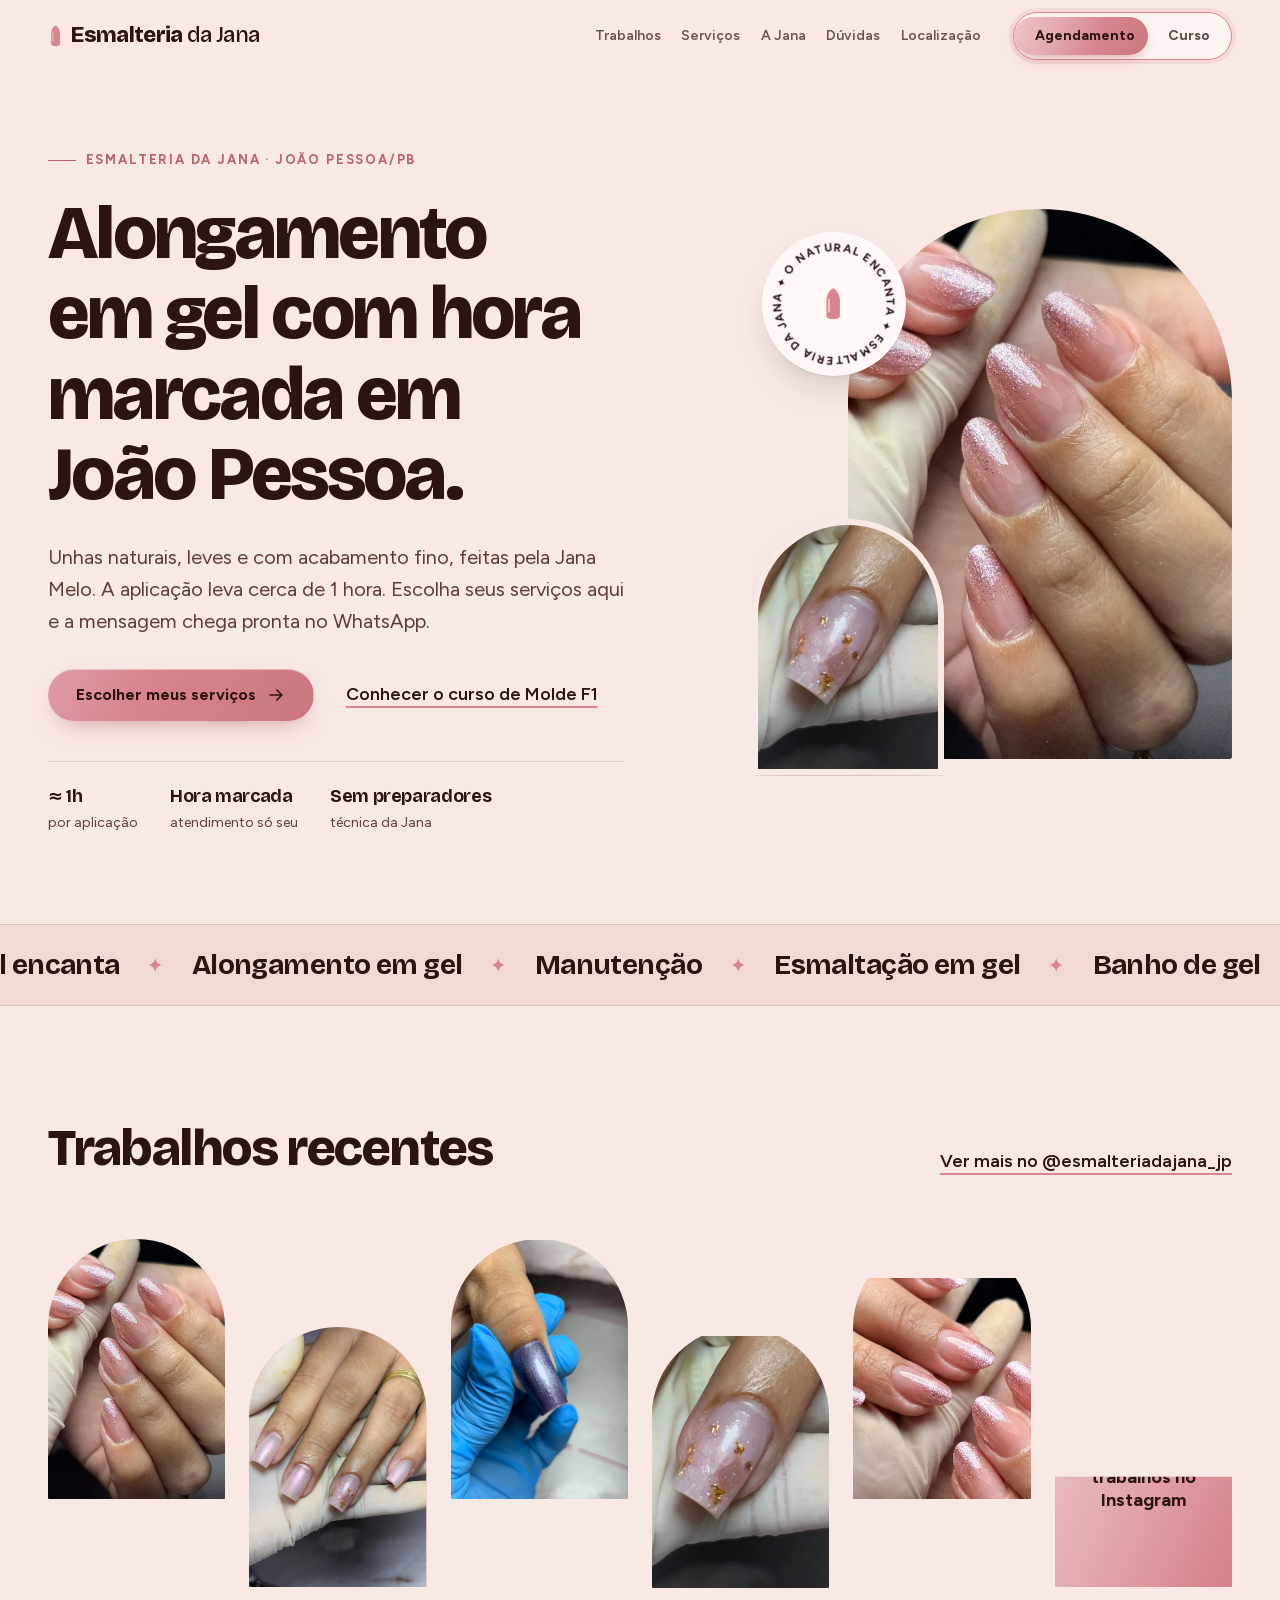
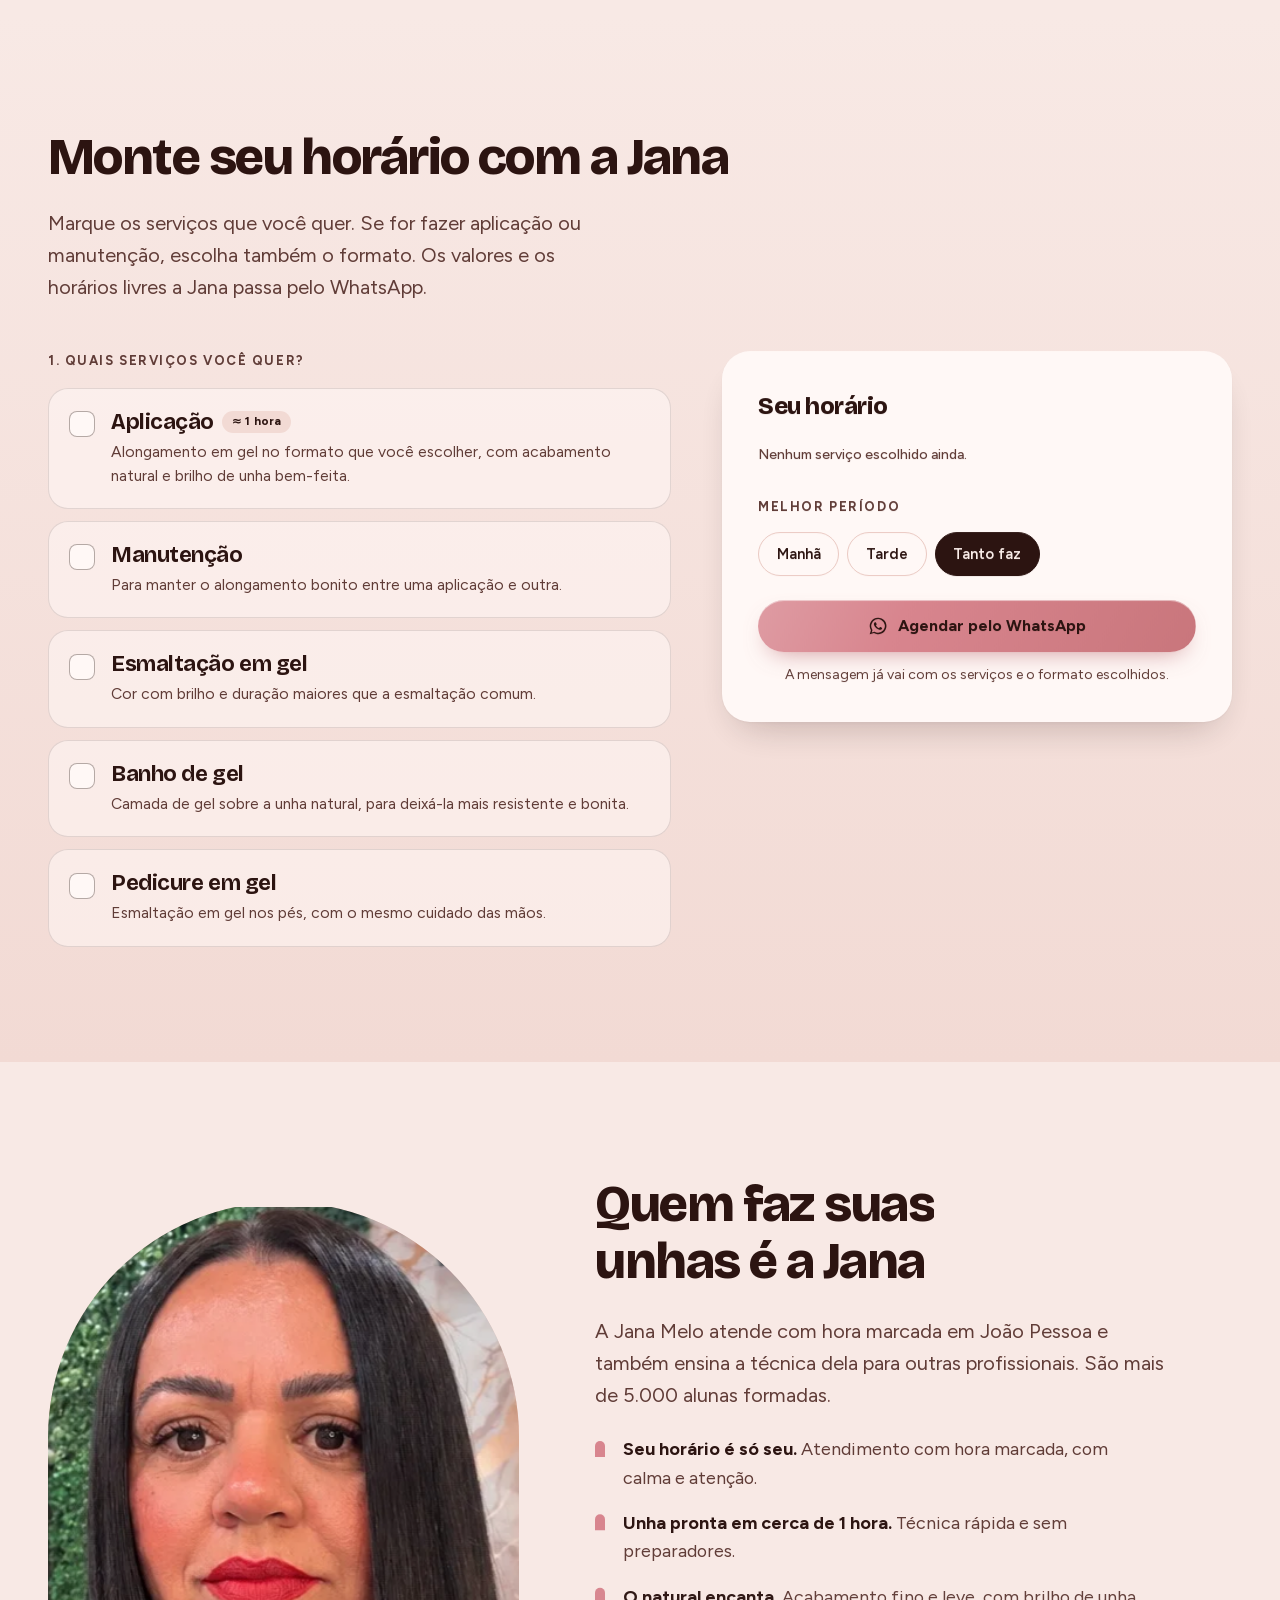
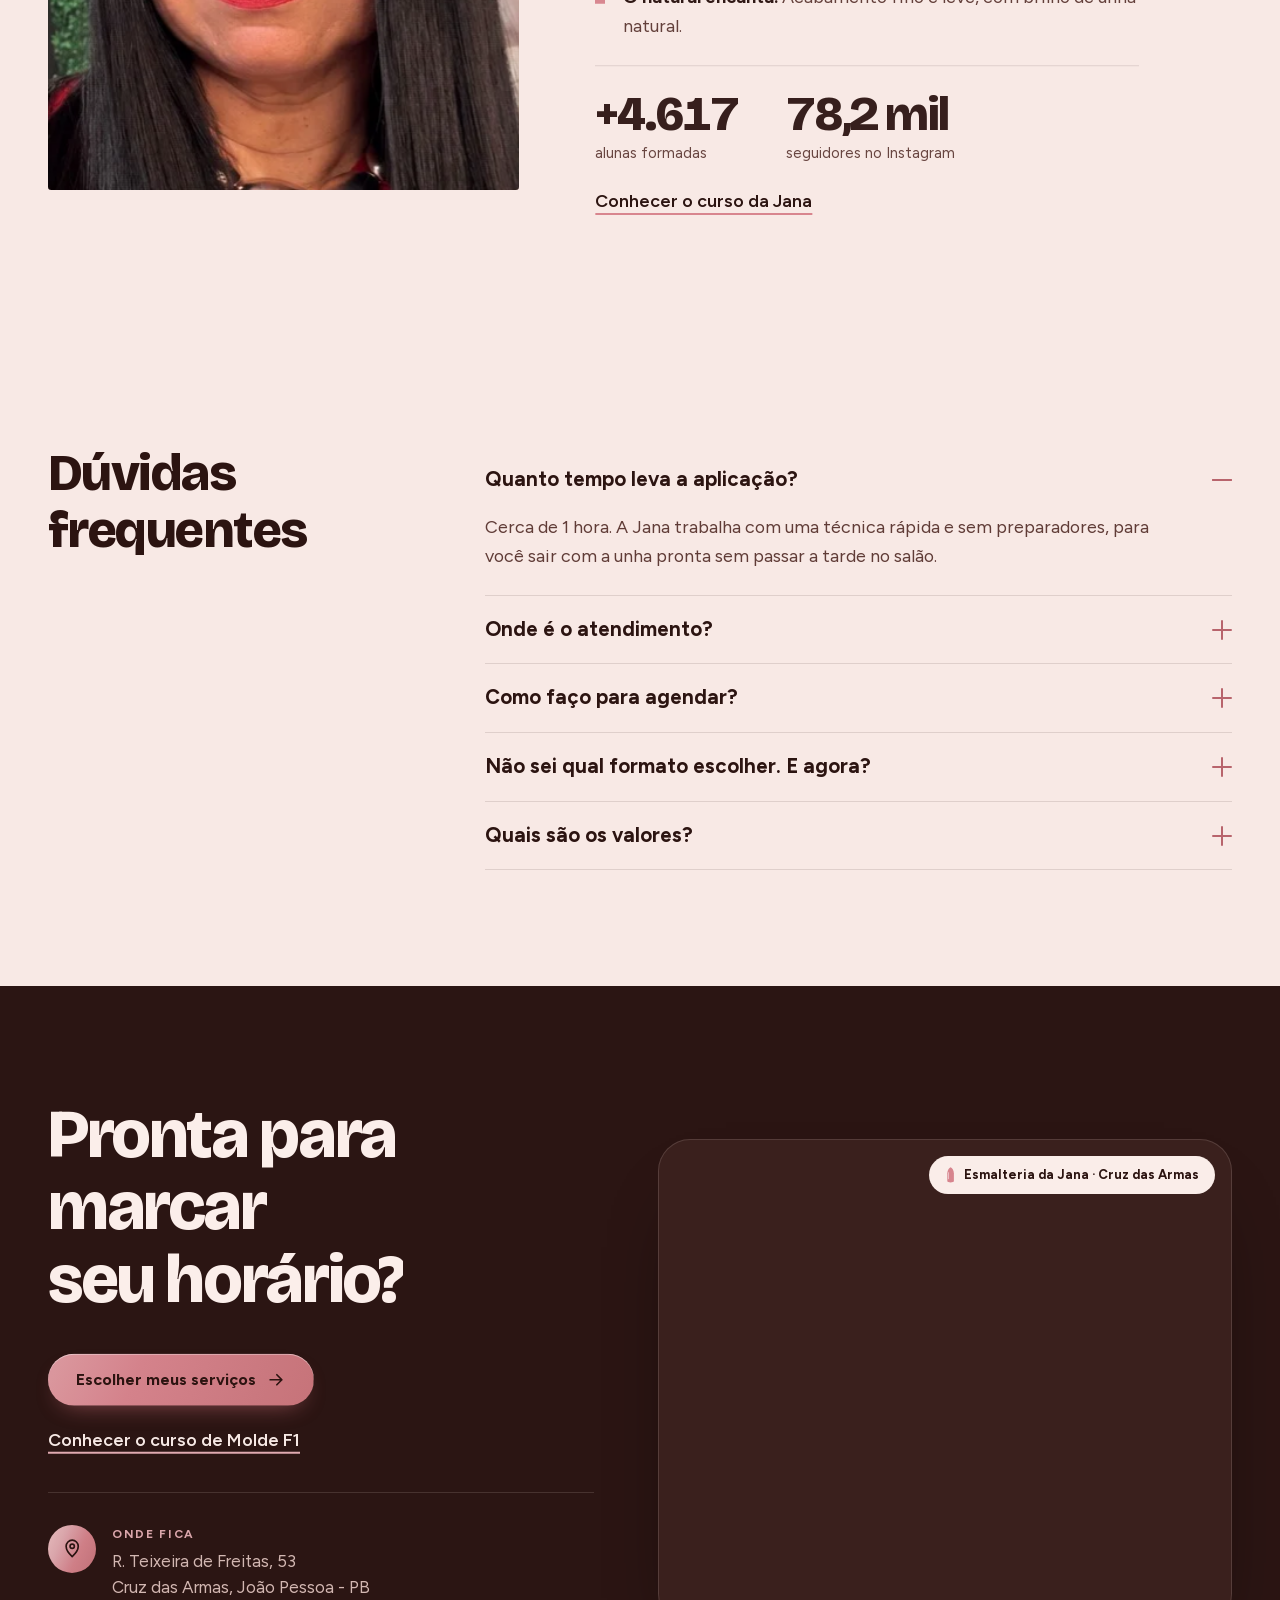
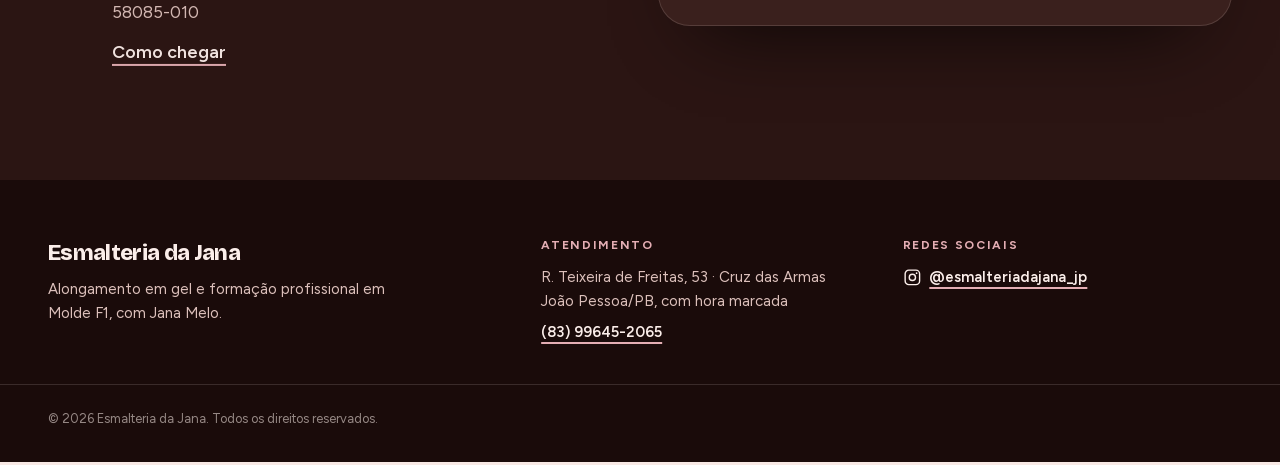
<file: site/index.html>
<!doctype html>
<html lang="pt-BR">
<head>
  <!-- Google Tag Manager -->
<script>(function(w,d,s,l,i){w[l]=w[l]||[];w[l].push({'gtm.start':
new Date().getTime(),event:'gtm.js'});var f=d.getElementsByTagName(s)[0],
j=d.createElement(s),dl=l!='dataLayer'?'&l='+l:'';j.async=true;j.src=
'https://www.googletagmanager.com/gtm.js?id='+i+dl;f.parentNode.insertBefore(j,f);
})(window,document,'script','dataLayer','GTM-K8K7KXN9');</script>
<!-- End Google Tag Manager -->
  <meta charset="utf-8">
  <meta name="viewport" content="width=device-width, initial-scale=1, viewport-fit=cover">
  <title>Esmalteria da Jana — Alongamento em gel em João Pessoa e Curso de Molde F1</title>
  <meta name="description" content="Alongamento em gel com hora marcada em João Pessoa/PB, feito pela Jana Melo. Escolha seus serviços e agende pelo WhatsApp. Conheça também o Curso de Molde F1 com Naturalidade.">
  <meta name="theme-color" content="#F8E9E5">

  <meta property="og:type" content="website">
  <meta property="og:locale" content="pt_BR">
  <meta property="og:title" content="Esmalteria da Jana — Agendamento e Curso de Molde F1">
  <meta property="og:description" content="Alongamento em gel com hora marcada em João Pessoa/PB e Curso de Molde F1 com Naturalidade com a Jana Melo.">
  <meta property="og:image" content="assets/img/og-esmalteria-da-jana.jpg">

  <link rel="icon" href="data:image/svg+xml,%3Csvg xmlns='http://www.w3.org/2000/svg' viewBox='0 0 40 64'%3E%3Cpath d='M8 54C8 61 32 61 32 54V26C32 15 25 6 20 4 15 6 8 15 8 26Z' fill='%23D8858E'/%3E%3Cpath d='M12.5 44V24' stroke='%23fff' stroke-width='2.5' stroke-linecap='round' opacity='.8'/%3E%3C/svg%3E">

  <link rel="preload" href="assets/fonts/bricolage-grotesque.woff2" as="font" type="font/woff2" crossorigin>
  <link rel="preload" href="assets/fonts/figtree.woff2" as="font" type="font/woff2" crossorigin>
  <link rel="stylesheet" href="assets/vendor/lenis.css">
  <link rel="stylesheet" href="assets/css/style.css">

  <script>
    // Esconde os elementos da abertura só quando as animações vão rodar (sem JS ou com movimento reduzido, tudo aparece normalmente)
    (function () {
      var root = document.documentElement;
      root.classList.add('js');
      if (!window.matchMedia('(prefers-reduced-motion: reduce)').matches) {
        root.classList.add('js-motion');
        window.__motionFailsafe = setTimeout(function () { root.classList.add('motion-failsafe'); }, 4000);
      }
    })();
  </script>

  <script type="application/ld+json">
  {
    "@context": "https://schema.org",
    "@type": "NailSalon",
    "name": "Esmalteria da Jana",
    "telephone": "+55 83 99645-2065",
    "address": {
      "@type": "PostalAddress",
      "streetAddress": "R. Teixeira de Freitas, 53 - Cruz das Armas",
      "addressLocality": "João Pessoa",
      "addressRegion": "PB",
      "postalCode": "58085-010",
      "addressCountry": "BR"
    },
    "sameAs": ["https://www.instagram.com/esmalteriadajana_jp/"]
  }
  </script>
</head>

<body class="theme-light">
  <!-- Google Tag Manager (noscript) -->
<noscript><iframe src="https://www.googletagmanager.com/ns.html?id=GTM-K8K7KXN9"
height="0" width="0" style="display:none;visibility:hidden"></iframe></noscript>
<!-- End Google Tag Manager (noscript) -->

  <!-- Sprite de ícones: formatos de unha e ícones de interface -->
  <svg class="sprite" aria-hidden="true" focusable="false">
    <defs>
      <linearGradient id="grad-babyboomer" x1="0" y1="1" x2="0" y2="0">
        <stop offset="0" stop-color="#E7A3A8"/>
        <stop offset="1" stop-color="#FFF6F3"/>
      </linearGradient>
    </defs>
    <symbol id="nail-quadrada" viewBox="0 0 40 64">
      <path d="M8 54C8 61 32 61 32 54V9C32 7 31 6 29 6H11C9 6 8 7 8 9Z" fill="currentColor"/>
      <path d="M12.5 46V14" stroke="var(--shine, #fff)" stroke-width="2.5" stroke-linecap="round" opacity=".75"/>
    </symbol>
    <symbol id="nail-amendoada" viewBox="0 0 40 64">
      <path d="M8 54C8 61 32 61 32 54V26C32 15 25 6 20 4 15 6 8 15 8 26Z" fill="currentColor"/>
      <path d="M12.5 46V24" stroke="var(--shine, #fff)" stroke-width="2.5" stroke-linecap="round" opacity=".75"/>
    </symbol>
    <symbol id="nail-bailarina" viewBox="0 0 40 64">
      <path d="M8 54C8 61 32 61 32 54L28 8C28 6.8 27.2 6 26 6H14C12.8 6 12 6.8 12 8Z" fill="currentColor"/>
      <path d="M13.5 46L15 14" stroke="var(--shine, #fff)" stroke-width="2.5" stroke-linecap="round" opacity=".75"/>
    </symbol>
    <symbol id="nail-stiletto" viewBox="0 0 40 64">
      <path d="M8 54C8 61 32 61 32 54V32C32 20 22 5 20 1 18 5 8 20 8 32Z" fill="currentColor"/>
      <path d="M12.5 46V30" stroke="var(--shine, #fff)" stroke-width="2.5" stroke-linecap="round" opacity=".75"/>
    </symbol>
    <symbol id="nail-babyboomer" viewBox="0 0 40 64">
      <path d="M8 54C8 61 32 61 32 54V26C32 15 25 6 20 4 15 6 8 15 8 26Z" fill="url(#grad-babyboomer)"/>
      <path d="M12.5 46V24" stroke="#fff" stroke-width="2.5" stroke-linecap="round" opacity=".75"/>
    </symbol>
    <symbol id="nail-ajuda" viewBox="0 0 40 64">
      <path d="M8 54C8 61 32 61 32 54V22C32 12 27 8 20 8S8 12 8 22Z" fill="none" stroke="currentColor" stroke-width="2.4" stroke-dasharray="3.5 3.5" stroke-linecap="round"/>
      <text x="20" y="40" text-anchor="middle" font-size="16" font-weight="700" fill="currentColor" font-family="Figtree, sans-serif">?</text>
    </symbol>
    <symbol id="i-whatsapp" viewBox="0 0 24 24">
      <path fill="currentColor" d="M12.04 2a9.9 9.9 0 0 0-8.5 14.98L2 22l5.16-1.5A9.93 9.93 0 1 0 12.04 2Zm0 18.13a8.2 8.2 0 0 1-4.2-1.15l-.3-.18-3.07.9.92-2.99-.2-.31a8.2 8.2 0 1 1 6.85 3.73Zm4.5-6.14c-.25-.12-1.46-.72-1.69-.8-.23-.08-.39-.12-.55.12-.17.25-.64.8-.78.97-.14.16-.29.18-.53.06-.25-.13-1.05-.39-2-1.23a7.5 7.5 0 0 1-1.38-1.72c-.15-.25-.02-.38.1-.5.12-.11.26-.29.38-.43.12-.15.17-.25.25-.41.08-.17.04-.31-.02-.43-.06-.13-.55-1.33-.76-1.82-.2-.48-.4-.41-.55-.42h-.47c-.16 0-.43.06-.65.31-.23.25-.86.84-.86 2.05s.88 2.38 1 2.54c.13.17 1.73 2.64 4.19 3.7.59.25 1.04.4 1.4.52.59.18 1.12.16 1.54.1.47-.07 1.46-.6 1.66-1.18.21-.57.21-1.07.15-1.17-.06-.1-.23-.17-.47-.29Z"/>
    </symbol>
    <symbol id="i-instagram" viewBox="0 0 24 24">
      <path fill="none" stroke="currentColor" stroke-width="1.8" d="M7.5 2.75h9a4.75 4.75 0 0 1 4.75 4.75v9a4.75 4.75 0 0 1-4.75 4.75h-9A4.75 4.75 0 0 1 2.75 16.5v-9A4.75 4.75 0 0 1 7.5 2.75Z"/>
      <circle cx="12" cy="12" r="4" fill="none" stroke="currentColor" stroke-width="1.8"/>
      <circle cx="17.4" cy="6.6" r="1.1" fill="currentColor"/>
    </symbol>
    <symbol id="i-arrow" viewBox="0 0 24 24">
      <path fill="none" stroke="currentColor" stroke-width="2" stroke-linecap="round" stroke-linejoin="round" d="M5 12h14m-6-6 6 6-6 6"/>
    </symbol>
    <symbol id="i-check" viewBox="0 0 24 24">
      <path fill="none" stroke="currentColor" stroke-width="2.6" stroke-linecap="round" stroke-linejoin="round" d="m5 12.5 4.5 4.5L19 7.5"/>
    </symbol>
    <symbol id="i-spark" viewBox="0 0 24 24">
      <path fill="currentColor" d="M12 1.5c.5 5.6 4.9 10 10.5 10.5-5.6.5-10 4.9-10.5 10.5C11.5 16.9 7.1 12.5 1.5 12 7.1 11.5 11.5 7.1 12 1.5Z"/>
    </symbol>
    <symbol id="i-ticket" viewBox="0 0 24 24">
      <g fill="none" stroke="currentColor" stroke-width="1.7" stroke-linecap="round" stroke-linejoin="round">
        <path d="M3 8.5V6a1 1 0 0 1 1-1h16a1 1 0 0 1 1 1v2.5a2.5 2.5 0 0 0 0 5V18a1 1 0 0 1-1 1H4a1 1 0 0 1-1-1v-4.5a2.5 2.5 0 0 0 0-5Z"/>
        <path d="M14.5 5.5v13" stroke-dasharray="1.6 2.4"/>
      </g>
    </symbol>
    <symbol id="i-cert" viewBox="0 0 24 24">
      <g fill="none" stroke="currentColor" stroke-width="1.7" stroke-linecap="round" stroke-linejoin="round">
        <circle cx="12" cy="9" r="5.75"/>
        <path d="m8.4 13.6-1.4 7 5-2.4 5 2.4-1.4-7"/>
        <path d="m9.6 9 1.6 1.6 3.2-3.2"/>
      </g>
    </symbol>
    <symbol id="i-play" viewBox="0 0 24 24">
      <g fill="none" stroke="currentColor" stroke-width="1.7" stroke-linecap="round" stroke-linejoin="round">
        <rect x="2.75" y="4.25" width="18.5" height="12.5" rx="2.2"/>
        <path d="M8 20.5h8"/>
        <path d="m10.3 7.9 4.4 2.6-4.4 2.6Z" fill="currentColor"/>
      </g>
    </symbol>
    <symbol id="i-gift" viewBox="0 0 24 24">
      <g fill="none" stroke="currentColor" stroke-width="1.7" stroke-linecap="round" stroke-linejoin="round">
        <rect x="3.25" y="8.5" width="17.5" height="4" rx="1"/>
        <path d="M4.75 12.5v7.75h14.5V12.5M12 8.5v11.75"/>
        <path d="M12 8.5S10.6 3.6 8.2 4.3 7.4 8.5 12 8.5Zm0 0s1.4-4.9 3.8-4.2.8 4.2-3.8 4.2Z"/>
      </g>
    </symbol>
    <symbol id="i-trend" viewBox="0 0 24 24">
      <g fill="none" stroke="currentColor" stroke-width="1.8" stroke-linecap="round" stroke-linejoin="round">
        <path d="m3 17 6-6 4 4 8-8"/>
        <path d="M15 7h6v6"/>
      </g>
    </symbol>
    <symbol id="i-pin" viewBox="0 0 24 24">
      <g fill="none" stroke="currentColor" stroke-width="1.8" stroke-linecap="round" stroke-linejoin="round">
        <path d="M12 21s-6.5-5.8-6.5-11a6.5 6.5 0 0 1 13 0c0 5.2-6.5 11-6.5 11Z"/>
        <circle cx="12" cy="10" r="2.3"/>
      </g>
    </symbol>
  </svg>

  <a class="skip-link" href="#conteudo">Pular para o conteúdo</a>

  <!-- Cortina da transição entre páginas -->
  <div class="curtain" aria-hidden="true">
    <span class="curtain__brand">Esmalteria da Jana</span>
  </div>

  <header class="site-header" data-intro>
    <div class="container site-header__inner">
      <a class="brand" href="#agendamento" data-go="agendamento" aria-label="Esmalteria da Jana, página inicial">
        <svg class="brand__mark" aria-hidden="true"><use href="#nail-amendoada"/></svg>
        <span>Esmalteria <em>da Jana</em></span>
      </a>

      <nav class="sections-nav" aria-label="Seções desta página">
        <ul class="sections-nav__list" data-for="agendamento" role="list">
          <li><a href="#trabalhos">Trabalhos</a></li>
          <li><a href="#agendar">Serviços</a></li>
          <li><a href="#sobre">A Jana</a></li>
          <li><a href="#duvidas">Dúvidas</a></li>
          <li><a href="#localizacao">Localização</a></li>
        </ul>
        <ul class="sections-nav__list" data-for="curso" role="list" hidden>
          <li><a href="#metodo">O método</a></li>
          <li><a href="#aprende">O que aprende</a></li>
          <li><a href="#turmas">Turmas</a></li>
          <li><a href="#jornada">Como funciona</a></li>
          <li><a href="#quem-ensina">Quem ensina</a></li>
          <li><a href="#duvidas-curso">Dúvidas</a></li>
        </ul>
      </nav>

      <nav class="switch" aria-label="Páginas do site">
        <span class="switch__thumb" aria-hidden="true"></span>
        <a class="switch__opt" href="#agendamento" data-go="agendamento" aria-current="page">Agendamento</a>
        <a class="switch__opt" href="#curso" data-go="curso">Curso</a>
      </nav>

      <button class="menu-btn" type="button" aria-expanded="false" aria-controls="menu">
        <span class="menu-btn__label">Menu</span>
        <span class="menu-btn__lines" aria-hidden="true"><span></span><span></span></span>
      </button>
    </div>
  </header>

  <!-- Menu do celular -->
  <div class="menu" id="menu" hidden>
    <div class="container menu__inner">
      <nav class="switch switch--lg" aria-label="Páginas do site (menu)">
        <span class="switch__thumb" aria-hidden="true"></span>
        <a class="switch__opt" href="#agendamento" data-go="agendamento" aria-current="page">Agendamento</a>
        <a class="switch__opt" href="#curso" data-go="curso">Curso</a>
      </nav>
      <p class="menu__label">Nesta página</p>
      <ul class="menu__links" role="list"></ul>
      <div class="menu__foot">
        <a class="link" href="https://wa.me/5583996452065" target="_blank" rel="noopener">WhatsApp (83) 99645-2065</a>
        <a class="link" href="https://www.instagram.com/esmalteriadajana_jp/" target="_blank" rel="noopener">@esmalteriadajana_jp</a>
      </div>
    </div>
  </div>

  <main id="conteudo" tabindex="-1">

    <!-- ===================================================================== -->
    <!-- PÁGINA 1 — AGENDAMENTO (tema claro: blush + cacau)                      -->
    <!-- ===================================================================== -->
    <div class="page page--agendamento" id="agendamento" data-page="agendamento">

      <section class="hero" aria-labelledby="hero-agendamento-title">
        <div class="container hero__grid">
          <div class="hero__text">
            <p class="eyebrow" data-intro>Esmalteria da Jana · João Pessoa/PB</p>
            <h1 class="display" id="hero-agendamento-title" data-split-intro>Alongamento em gel com hora marcada em João Pessoa.</h1>
            <p class="lead" data-intro>Unhas naturais, leves e com acabamento fino, feitas pela Jana Melo. A aplicação leva cerca de 1 hora. Escolha seus serviços aqui e a mensagem chega pronta no WhatsApp.</p>
            <div class="cta-row" data-intro>
              <a class="btn" href="#agendar">Escolher meus serviços <svg class="icon" aria-hidden="true"><use href="#i-arrow"/></svg></a>
              <a class="link" href="#curso" data-go="curso">Conhecer o curso de Molde F1</a>
            </div>
            <ul class="facts" data-intro>
              <li><strong>≈ 1h</strong><span>por aplicação</span></li>
              <li><strong>Hora marcada</strong><span>atendimento só seu</span></li>
              <li><strong>Sem preparadores</strong><span>técnica da Jana</span></li>
            </ul>
          </div>

          <div class="hero__art">
            <figure class="arch arch--xl" data-arch>
              <img src="assets/img/unhas-glitter-rose.webp" width="900" height="1200" alt="Mãos com alongamento amendoado em nude rosado e glitter rosé nas pontas, feito pela Jana" fetchpriority="high">
            </figure>
            <figure class="arch arch--sm" data-arch>
              <img src="assets/img/unhas-foil-detalhe.webp" width="470" height="520" alt="Detalhe de unha quadrada perolada com flocos dourados">
            </figure>
            <div class="seal" aria-hidden="true" data-intro>
              <svg viewBox="0 0 120 120" class="seal__ring">
                <defs><path id="seal-path-a" d="M60 60m-44 0a44 44 0 1 1 88 0a44 44 0 1 1-88 0"/></defs>
                <text><textPath href="#seal-path-a" textLength="272" lengthAdjust="spacing">O natural encanta ✦ Esmalteria da Jana ✦</textPath></text>
              </svg>
              <svg class="seal__icon"><use href="#nail-amendoada"/></svg>
            </div>
          </div>
        </div>
      </section>

      <div class="marquee" aria-hidden="true">
        <div class="marquee__track">
          <span>O natural encanta</span><svg><use href="#i-spark"/></svg>
          <span>Alongamento em gel</span><svg><use href="#i-spark"/></svg>
          <span>Manutenção</span><svg><use href="#i-spark"/></svg>
          <span>Esmaltação em gel</span><svg><use href="#i-spark"/></svg>
          <span>Banho de gel</span><svg><use href="#i-spark"/></svg>
          <span>Pedicure em gel</span><svg><use href="#i-spark"/></svg>
        </div>
      </div>

      <section class="section" id="trabalhos" aria-labelledby="trabalhos-title">
        <div class="container">
          <div class="section-head section-head--split">
            <h2 class="h2" id="trabalhos-title" data-split>Trabalhos recentes</h2>
            <a class="link" href="https://www.instagram.com/esmalteriadajana_jp/" target="_blank" rel="noopener">Ver mais no @esmalteriadajana_jp</a>
          </div>
          <ul class="gallery" role="list">
            <li class="gallery__item"><figure class="arch" data-arch><img src="assets/img/unhas-glitter-rose.webp" width="900" height="1200" alt="Alongamento amendoado com glitter rosé degradê" loading="lazy"></figure></li>
            <li class="gallery__item"><figure class="arch" data-arch><img src="assets/img/unhas-quadrada-perolada.webp" width="900" height="1200" alt="Unhas quadradas peroladas com flocos dourados em uma das unhas" loading="lazy"></figure></li>
            <li class="gallery__item"><figure class="arch" data-arch><img src="assets/img/unhas-cromada-lilas.webp" width="900" height="1200" alt="Unha quadrada em lilás cromado com brilho" loading="lazy"></figure></li>
            <li class="gallery__item"><figure class="arch" data-arch><img src="assets/img/unhas-foil-detalhe.webp" width="470" height="520" alt="Detalhe de unha rosé translúcida com flocos dourados" loading="lazy"></figure></li>
            <li class="gallery__item"><figure class="arch" data-arch><img src="assets/img/unhas-glitter-amendoada.webp" width="464" height="560" alt="Unhas amendoadas com glitter rosé nas pontas" loading="lazy"></figure></li>
            <li class="gallery__item">
              <a class="arch arch--cta" data-arch href="https://www.instagram.com/esmalteriadajana_jp/" target="_blank" rel="noopener">
                <svg class="icon" aria-hidden="true"><use href="#i-instagram"/></svg>
                <span>Veja mais trabalhos no Instagram</span>
              </a>
            </li>
          </ul>
        </div>
      </section>

      <section class="section section--booking" id="agendar" aria-labelledby="agendar-title">
        <div class="container booking">
          <div class="booking__intro">
            <h2 class="h2" id="agendar-title" data-split>Monte seu horário com a Jana</h2>
            <p class="lead" data-reveal>Marque os serviços que você quer. Se for fazer aplicação ou manutenção, escolha também o formato. Os valores e os horários livres a Jana passa pelo WhatsApp.</p>
          </div>

          <form class="booking__form" id="booking-form" novalidate>
            <fieldset class="services" data-reveal>
              <legend class="services__legend">1. Quais serviços você quer?</legend>

              <label class="service">
                <input type="checkbox" name="servico" value="Aplicação (alongamento em gel)" data-needs-shape>
                <span class="service__box" aria-hidden="true"><svg><use href="#i-check"/></svg></span>
                <span class="service__body">
                  <span class="service__title">Aplicação <span class="tag">≈ 1 hora</span></span>
                  <span class="service__desc">Alongamento em gel no formato que você escolher, com acabamento natural e brilho de unha bem-feita.</span>
                </span>
              </label>
              <label class="service">
                <input type="checkbox" name="servico" value="Manutenção" data-needs-shape>
                <span class="service__box" aria-hidden="true"><svg><use href="#i-check"/></svg></span>
                <span class="service__body">
                  <span class="service__title">Manutenção</span>
                  <span class="service__desc">Para manter o alongamento bonito entre uma aplicação e outra.</span>
                </span>
              </label>
              <label class="service">
                <input type="checkbox" name="servico" value="Esmaltação em gel">
                <span class="service__box" aria-hidden="true"><svg><use href="#i-check"/></svg></span>
                <span class="service__body">
                  <span class="service__title">Esmaltação em gel</span>
                  <span class="service__desc">Cor com brilho e duração maiores que a esmaltação comum.</span>
                </span>
              </label>
              <label class="service">
                <input type="checkbox" name="servico" value="Banho de gel">
                <span class="service__box" aria-hidden="true"><svg><use href="#i-check"/></svg></span>
                <span class="service__body">
                  <span class="service__title">Banho de gel</span>
                  <span class="service__desc">Camada de gel sobre a unha natural, para deixá-la mais resistente e bonita.</span>
                </span>
              </label>
              <label class="service">
                <input type="checkbox" name="servico" value="Pedicure em gel">
                <span class="service__box" aria-hidden="true"><svg><use href="#i-check"/></svg></span>
                <span class="service__body">
                  <span class="service__title">Pedicure em gel</span>
                  <span class="service__desc">Esmaltação em gel nos pés, com o mesmo cuidado das mãos.</span>
                </span>
              </label>
            </fieldset>

            <aside class="panel" aria-label="Resumo do agendamento" data-reveal>
              <p class="panel__kicker">Seu horário</p>
              <ul class="panel__chips" id="booking-summary" aria-live="polite">
                <li class="panel__empty">Nenhum serviço escolhido ainda.</li>
              </ul>

              <div class="shape-wrap" id="shape-wrap" hidden>
                <fieldset class="shape">
                  <legend class="panel__label">2. Qual formato você quer?</legend>
                  <div class="shape__preview" aria-hidden="true">
                    <svg viewBox="0 0 40 64" class="shape__svg">
                      <path id="shape-path" d="M8 54C8 61 32 61 32 54V22C32 12 27 8 20 8S8 12 8 22Z"/>
                      <path id="shape-shine" d="M12.5 46V24" />
                    </svg>
                    <p class="shape__name" id="shape-name">Seu formato aparece aqui</p>
                  </div>
                  <div class="shape__grid">
                    <label class="chip"><input type="radio" name="formato" value="Quadrada"><svg aria-hidden="true"><use href="#nail-quadrada"/></svg><span>Quadrada</span></label>
                    <label class="chip"><input type="radio" name="formato" value="Amendoada"><svg aria-hidden="true"><use href="#nail-amendoada"/></svg><span>Amendoada</span></label>
                    <label class="chip"><input type="radio" name="formato" value="Bailarina"><svg aria-hidden="true"><use href="#nail-bailarina"/></svg><span>Bailarina</span></label>
                    <label class="chip"><input type="radio" name="formato" value="Stiletto"><svg aria-hidden="true"><use href="#nail-stiletto"/></svg><span>Stiletto</span></label>
                    <label class="chip chip--wide"><input type="radio" name="formato" value="Quero ajuda para escolher"><svg aria-hidden="true"><use href="#nail-ajuda"/></svg><span>Ainda não sei, quero ajuda para escolher</span></label>
                  </div>
                </fieldset>
              </div>

              <fieldset class="period">
                <legend class="panel__label">Melhor período</legend>
                <div class="period__grid">
                  <label class="pill"><input type="radio" name="periodo" value="Manhã"><span>Manhã</span></label>
                  <label class="pill"><input type="radio" name="periodo" value="Tarde"><span>Tarde</span></label>
                  <label class="pill"><input type="radio" name="periodo" value="Tanto faz" checked><span>Tanto faz</span></label>
                </div>
              </fieldset>

              <p class="form-error" id="booking-error" role="alert" hidden>Escolha pelo menos um serviço para continuar.</p>

              <a class="btn btn--block" id="booking-cta" href="https://wa.me/5583996452065" target="_blank" rel="noopener">
                <svg class="icon" aria-hidden="true"><use href="#i-whatsapp"/></svg> Agendar pelo WhatsApp
              </a>
              <p class="panel__note">A mensagem já vai com os serviços e o formato escolhidos.</p>
            </aside>
          </form>
        </div>
      </section>

      <section class="section section--about" id="sobre" aria-labelledby="sobre-title">
        <div class="container about">
          <figure class="arch arch--portrait" data-arch>
            <img src="assets/img/jana-estudio.webp" width="430" height="505" alt="Jana Melo no estúdio da Esmalteria da Jana" loading="lazy">
          </figure>
          <div class="about__text">
            <h2 class="h2" id="sobre-title" data-split>Quem faz suas unhas é a Jana</h2>
            <p class="lead" data-reveal>A Jana Melo atende com hora marcada em João Pessoa e também ensina a técnica dela para outras profissionais. São mais de 5.000 alunas formadas.</p>
            <ul class="bullets" role="list">
              <li data-reveal><strong>Seu horário é só seu.</strong> Atendimento com hora marcada, com calma e atenção.</li>
              <li data-reveal><strong>Unha pronta em cerca de 1 hora.</strong> Técnica rápida e sem preparadores.</li>
              <li data-reveal><strong>O natural encanta.</strong> Acabamento fino e leve, com brilho de unha natural.</li>
            </ul>
            <dl class="stats" data-reveal>
              <div><dt>alunas formadas</dt><dd><span data-count="5000" data-prefix="+">+5.000</span></dd></div>
              <div><dt>seguidores no Instagram</dt><dd><span data-count="84.7" data-decimals="1" data-suffix=" mil">84,7 mil</span></dd></div>
            </dl>
            <a class="link" href="#curso" data-go="curso">Conhecer o curso da Jana</a>
          </div>
        </div>
      </section>

      <section class="section section--faq" id="duvidas" aria-labelledby="faq-agendamento-title">
        <div class="container faq">
          <h2 class="h2" id="faq-agendamento-title" data-split>Dúvidas frequentes</h2>
          <div class="faq__list" data-accordion>
            <div class="faq__item is-open">
              <h3><button class="faq__q" aria-expanded="true" aria-controls="fa1" id="fa1-q">Quanto tempo leva a aplicação?<span class="faq__icon" aria-hidden="true"></span></button></h3>
              <div class="faq__a" id="fa1" role="region" aria-labelledby="fa1-q"><p>Cerca de 1 hora. A Jana trabalha com uma técnica rápida e sem preparadores, para você sair com a unha pronta sem passar a tarde no salão.</p></div>
            </div>
            <div class="faq__item">
              <h3><button class="faq__q" aria-expanded="false" aria-controls="fa2" id="fa2-q">Onde é o atendimento?<span class="faq__icon" aria-hidden="true"></span></button></h3>
              <div class="faq__a" id="fa2" role="region" aria-labelledby="fa2-q" hidden><p>Na R. Teixeira de Freitas, 53, em Cruz das Armas, João Pessoa/PB, sempre com hora marcada. <a class="link" href="#localizacao">Ver no mapa</a>.</p></div>
            </div>
            <div class="faq__item">
              <h3><button class="faq__q" aria-expanded="false" aria-controls="fa3" id="fa3-q">Como faço para agendar?<span class="faq__icon" aria-hidden="true"></span></button></h3>
              <div class="faq__a" id="fa3" role="region" aria-labelledby="fa3-q" hidden><p>Marque os serviços aqui na página, escolha o formato se for fazer aplicação ou manutenção e toque em “Agendar pelo WhatsApp”. A mensagem já vai pronta para a Jana confirmar o dia e o horário.</p></div>
            </div>
            <div class="faq__item">
              <h3><button class="faq__q" aria-expanded="false" aria-controls="fa4" id="fa4-q">Não sei qual formato escolher. E agora?<span class="faq__icon" aria-hidden="true"></span></button></h3>
              <div class="faq__a" id="fa4" role="region" aria-labelledby="fa4-q" hidden>
                <p>Sem problema. Marque “Ainda não sei, quero ajuda para escolher” e a Jana te orienta. Um guia rápido:</p>
                <ul class="mini-guide" role="list">
                  <li><strong>Quadrada:</strong> clássica, reta e elegante.</li>
                  <li><strong>Amendoada:</strong> suave e natural, alonga visualmente os dedos.</li>
                  <li><strong>Bailarina:</strong> moderna, afunilada com a ponta reta.</li>
                  <li><strong>Stiletto:</strong> marcante, com ponta fina.</li>
                </ul>
              </div>
            </div>
            <div class="faq__item">
              <h3><button class="faq__q" aria-expanded="false" aria-controls="fa5" id="fa5-q">Quais são os valores?<span class="faq__icon" aria-hidden="true"></span></button></h3>
              <div class="faq__a" id="fa5" role="region" aria-labelledby="fa5-q" hidden><p>A Jana passa os valores pelo WhatsApp, junto com os horários disponíveis para os serviços que você escolheu.</p></div>
            </div>
          </div>
        </div>
      </section>

      <section class="closing closing--map" id="localizacao" aria-labelledby="closing-agendamento-title">
        <div class="container closing__grid">
          <div class="closing__text">
            <h2 class="display display--closing" id="closing-agendamento-title" data-split>Pronta para marcar seu horário?</h2>
            <div class="cta-row" data-reveal>
              <a class="btn" href="#agendar">Escolher meus serviços <svg class="icon" aria-hidden="true"><use href="#i-arrow"/></svg></a>
              <a class="link link--light" href="#curso" data-go="curso">Conhecer o curso de Molde F1</a>
            </div>
            <address class="place" data-reveal>
              <span class="place__icon" aria-hidden="true"><svg><use href="#i-pin"/></svg></span>
              <span class="place__body">
                <span class="place__label">Onde fica</span>
                <span class="place__addr">R. Teixeira de Freitas, 53<br>Cruz das Armas, João Pessoa - PB<br>58085-010</span>
                <a class="link link--light" href="https://www.google.com/maps/dir/?api=1&amp;destination=R.+Teixeira+de+Freitas%2C+53+-+Cruz+das+Armas%2C+Jo%C3%A3o+Pessoa+-+PB%2C+58085-010" target="_blank" rel="noopener">Como chegar</a>
              </span>
            </address>
          </div>
          <figure class="map" data-reveal>
            <iframe
              title="Mapa com a localização da Esmalteria da Jana na R. Teixeira de Freitas, 53, Cruz das Armas, João Pessoa"
              src="https://www.google.com/maps?q=R.+Teixeira+de+Freitas%2C+53+-+Cruz+das+Armas%2C+Jo%C3%A3o+Pessoa+-+PB%2C+58085-010&amp;z=16&amp;output=embed"
              loading="lazy"
              referrerpolicy="no-referrer-when-downgrade"></iframe>
            <figcaption class="map__tag"><svg aria-hidden="true"><use href="#nail-amendoada"/></svg> Esmalteria da Jana · Cruz das Armas</figcaption>
          </figure>
        </div>
      </section>
    </div>

    <!-- ===================================================================== -->
    <!-- PÁGINA 2 — CURSO DE MOLDE F1 (tema escuro: cacau + rosé)                -->
    <!-- ===================================================================== -->
    <div class="page page--curso" id="curso" data-page="curso" hidden>

      <section class="hero hero--dark hero--curso" aria-labelledby="hero-curso-title">
        <div class="hero__glow" aria-hidden="true"></div>
        <div class="container hero__grid">
          <div class="hero__text">
            <p class="eyebrow" data-intro>Curso presencial · Turmas em PB e RN</p>
            <h1 class="display display--curso" id="hero-curso-title" data-split-intro>Aprenda Molde F1 com <span class="swash">naturalidade</span>.</h1>
            <p class="lead" data-intro>Técnica atual, rápida e com resultados reais. Aula prática e presencial com a Jana Melo e, depois, o curso online para continuar aprendendo.</p>
            <div class="cta-row" data-intro>
              <a class="btn" href="#turmas">Escolher minha turma <svg class="icon" aria-hidden="true"><use href="#i-arrow"/></svg></a>
              <a class="link link--light" href="#jornada">Como funciona o curso</a>
            </div>
            <div class="city-chips" data-intro>
              <p class="city-chips__label">Turmas abertas</p>
              <ul role="list">
                <li><a href="#turmas"><strong>João Pessoa</strong> PB · 08/11</a></li>
                <li><a href="#turmas"><strong>Natal</strong> RN · 16/11</a></li>
              </ul>
            </div>
          </div>

          <div class="hero__art hero__art--curso">
            <figure class="arch arch--xl" data-arch>
              <img src="assets/img/jana-retrato.webp" width="470" height="790" alt="Retrato de Jana Melo, instrutora de unhas" loading="lazy">
            </figure>
            <figure class="arch arch--sm" data-arch>
              <img src="assets/img/unhas-glitter-rose-detalhe.webp" width="470" height="640" alt="Unhas amendoadas com glitter rosé feitas em Molde F1" loading="lazy">
            </figure>
            <div class="seal seal--dark" aria-hidden="true" data-intro>
              <svg viewBox="0 0 120 120" class="seal__ring">
                <defs><path id="seal-path-b" d="M60 60m-44 0a44 44 0 1 1 88 0a44 44 0 1 1-88 0"/></defs>
                <text><textPath href="#seal-path-b" textLength="272" lengthAdjust="spacing">+5.000 alunas formadas ✦ Molde F1 ✦</textPath></text>
              </svg>
              <svg class="seal__icon"><use href="#nail-babyboomer"/></svg>
            </div>
            <div class="float-card float-card--cert" data-intro data-float>
              <span class="float-card__icon"><svg aria-hidden="true"><use href="#i-cert"/></svg></span>
              <span><strong>Certificado nacional</strong><small>para toda aluna</small></span>
            </div>
            <div class="float-card float-card--online" data-intro data-float>
              <span class="float-card__icon"><svg aria-hidden="true"><use href="#i-play"/></svg></span>
              <span><strong>Curso online</strong><small>incluso depois da turma</small></span>
            </div>
            <svg class="twinkle twinkle--a" aria-hidden="true" data-twinkle><use href="#i-spark"/></svg>
            <svg class="twinkle twinkle--b" aria-hidden="true" data-twinkle><use href="#i-spark"/></svg>
            <svg class="twinkle twinkle--c" aria-hidden="true" data-twinkle><use href="#i-spark"/></svg>
          </div>
        </div>
      </section>

      <div class="marquee marquee--dark" aria-hidden="true">
        <div class="marquee__track">
          <span>Técnica sem preparadores</span><svg><use href="#i-spark"/></svg>
          <span>Unhas em até 1 hora</span><svg><use href="#i-spark"/></svg>
          <span>Certificado nacional</span><svg><use href="#i-spark"/></svg>
          <span>Curso online incluso</span><svg><use href="#i-spark"/></svg>
          <span>Resultados reais</span><svg><use href="#i-spark"/></svg>
          <span>Mais clientes</span><svg><use href="#i-spark"/></svg>
        </div>
      </div>

      <!-- O método: bento -->
      <section class="section section--dark" id="metodo" aria-labelledby="molde-title">
        <div class="container">
          <div class="section-head section-head--split">
            <h2 class="h2" id="molde-title" data-split>O que é o Molde F1?</h2>
            <p class="section-head__aside" data-reveal>Uma técnica moderna de alongamento feita com molde. Unhas naturais, com muito mais agilidade na mesa.</p>
          </div>
          <div class="bento">
            <article class="bento__card bento__card--photo" data-reveal>
              <img src="assets/img/unhas-quadrada-perolada.webp" width="900" height="1200" alt="Unhas quadradas peroladas com acabamento natural" loading="lazy">
              <div class="bento__overlay">
                <span class="bento__n">01</span>
                <h3>Resultado natural</h3>
                <p>Unha fina e leve, que se funde com a unha natural.</p>
              </div>
            </article>

            <article class="bento__card bento__card--dial" data-reveal>
              <div class="dial" aria-hidden="true">
                <svg viewBox="0 0 120 120" class="dial__svg">
                  <g class="dial__ticks"></g>
                  <circle class="dial__track" cx="60" cy="60" r="50"/>
                  <circle class="dial__fill" cx="60" cy="60" r="50" pathLength="100"/>
                  <circle class="dial__knob" cx="60" cy="10" r="5.5"/>
                </svg>
                <p class="dial__value"><span data-count="60">60</span><small>min</small></p>
              </div>
              <div class="bento__text">
                <span class="bento__n">02</span>
                <h3>Unhas em até 1 hora</h3>
                <p>Técnica sem preparadores: menos tempo por cliente, sem abrir mão do acabamento.</p>
              </div>
            </article>

            <article class="bento__card bento__card--plain" data-reveal>
              <div class="nail-row" aria-hidden="true">
                <svg><use href="#nail-quadrada"/></svg>
                <svg><use href="#nail-amendoada"/></svg>
                <svg><use href="#nail-bailarina"/></svg>
              </div>
              <span class="bento__n">03</span>
              <h3>Alta durabilidade</h3>
              <p>Estrutura resistente e acabamento sem infiltrações.</p>
            </article>

            <article class="bento__card bento__card--rose" data-reveal>
              <svg class="bento__trend" aria-hidden="true"><use href="#i-trend"/></svg>
              <span class="bento__n">04</span>
              <h3>Mais clientes, mais dinheiro</h3>
              <p>Mais atendimentos no dia e um serviço mais valorizado.</p>
            </article>
          </div>
        </div>
      </section>

      <!-- O que você aprende: scroll com imagem fixa -->
      <section class="section section--dark-alt" id="aprende" aria-labelledby="aprende-title">
        <div class="container">
          <div class="section-head">
            <h2 class="h2" id="aprende-title" data-split>O que você aprende na turma</h2>
            <p class="lead" data-reveal>Do preparo ao acabamento, com a prática acompanhada de perto pela Jana.</p>
          </div>

          <div class="learn">
            <div class="learn__visual" aria-hidden="true">
              <div class="learn__frame">
                <img class="learn__media is-active" data-index="0" src="assets/img/unhas-glitter-rose.webp" width="900" height="1200" alt="" loading="lazy">
                <img class="learn__media" data-index="1" src="assets/img/unhas-glitter-amendoada.webp" width="464" height="560" alt="" loading="lazy">
                <div class="learn__media learn__illus" data-index="2">
                  <svg><use href="#nail-babyboomer"/></svg>
                  <svg><use href="#nail-babyboomer"/></svg>
                  <svg><use href="#nail-babyboomer"/></svg>
                </div>
                <img class="learn__media" data-index="3" src="assets/img/unhas-cromada-detalhe.webp" width="620" height="760" alt="" loading="lazy">
              </div>
              <p class="learn__counter"><span class="learn__current">01</span><span class="learn__total">/ 04</span></p>
            </div>

            <ol class="learn__list" role="list">
              <li class="learn__item is-active" data-index="0">
                <span class="learn__n">01</span>
                <div class="learn__body">
                  <h3>Aplicação com naturalidade</h3>
                  <p>Alongamento em Molde F1 com aparência de unha natural: fino, leve e com brilho de unha bem-feita.</p>
                  <img class="learn__thumb" src="assets/img/unhas-glitter-rose.webp" width="900" height="1200" alt="Unhas amendoadas com glitter rosé" loading="lazy">
                </div>
              </li>
              <li class="learn__item" data-index="1">
                <span class="learn__n">02</span>
                <div class="learn__body">
                  <h3>Manutenção com naturalidade</h3>
                  <p>Como manter o alongamento bonito entre uma aplicação e outra, sem perder a naturalidade.</p>
                  <img class="learn__thumb" src="assets/img/unhas-glitter-amendoada.webp" width="464" height="560" alt="Unhas amendoadas com glitter nas pontas" loading="lazy">
                </div>
              </li>
              <li class="learn__item" data-index="2">
                <span class="learn__n">03</span>
                <div class="learn__body">
                  <h3>Esmaltação em gel Babyboomer</h3>
                  <p>O degradê suave do nude ao branco, um dos efeitos mais pedidos pelas clientes.</p>
                  <div class="learn__thumb learn__illus" aria-hidden="true">
                    <svg><use href="#nail-babyboomer"/></svg>
                    <svg><use href="#nail-babyboomer"/></svg>
                    <svg><use href="#nail-babyboomer"/></svg>
                  </div>
                </div>
              </li>
              <li class="learn__item" data-index="3">
                <span class="learn__n">04</span>
                <div class="learn__body">
                  <h3>Acabamento sem infiltrações</h3>
                  <p>Um acabamento limpo na cutícula, que dura e não descola.</p>
                  <img class="learn__thumb" src="assets/img/unhas-cromada-detalhe.webp" width="620" height="760" alt="Unha em lilás cromado com acabamento limpo na cutícula" loading="lazy">
                </div>
              </li>
            </ol>
          </div>
        </div>
      </section>

      <section class="section section--dark" id="turmas" aria-labelledby="turmas-title">
        <div class="container">
          <div class="section-head section-head--split">
            <h2 class="h2" id="turmas-title" data-split>Escolha sua turma</h2>
            <p class="section-head__aside" data-reveal>Duas turmas presenciais em novembro. Garanta sua vaga pelo WhatsApp.</p>
          </div>
          <ul class="tickets" role="list">
            <li class="ticket" data-reveal data-tilt>
              <div class="ticket__top">
                <p class="ticket__label">Turma de novembro</p>
                <h3 class="ticket__city">João Pessoa <span>PB</span></h3>
                <dl class="ticket__rows">
                  <div><dt>Quando</dt><dd>08 de novembro, das 9h às 17h</dd></div>
                  <div><dt>Investimento</dt><dd>R$ 397,00</dd></div>
                  <div><dt>Inscrição</dt><dd>R$ 97,00</dd></div>
                  <div><dt>Restante</dt><dd>Semanal, até quitar</dd></div>
                </dl>
              </div>
              <div class="ticket__stub">
                <a class="btn btn--block" href="https://wa.me/5583996452065" target="_blank" rel="noopener" data-wa="Olá, Jana! Quero garantir minha vaga no Curso de Molde F1 na turma de João Pessoa/PB (08 de novembro).">
                  <svg class="icon" aria-hidden="true"><use href="#i-whatsapp"/></svg> Garantir vaga em João Pessoa
                </a>
              </div>
            </li>
            <li class="ticket" data-reveal data-tilt>
              <div class="ticket__top">
                <div class="ticket__head">
                  <p class="ticket__label">Turma de novembro</p>
                  <p class="ticket__urgency">Apenas 10 vagas</p>
                </div>
                <h3 class="ticket__city">Natal <span>RN</span></h3>
                <dl class="ticket__rows">
                  <div><dt>Quando</dt><dd>16 de novembro, das 9h às 17h</dd></div>
                  <div><dt>Investimento</dt><dd>Sob consulta</dd></div>
                  <div><dt>Pagamento</dt><dd>Sob consulta</dd></div>
                </dl>
              </div>
              <div class="ticket__stub">
                <a class="btn btn--block" href="https://wa.me/5583996452065" target="_blank" rel="noopener" data-wa="Olá, Jana! Quero garantir minha vaga no Curso de Molde F1 na turma de Natal/RN (16 de novembro). Pode me passar o valor e a forma de pagamento?">
                  <svg class="icon" aria-hidden="true"><use href="#i-whatsapp"/></svg> Garantir vaga em Natal
                </a>
              </div>
            </li>
          </ul>
        </div>
      </section>

      <!-- Jornada: presencial na turma, online depois -->
      <section class="journey" id="jornada" aria-labelledby="jornada-title">
        <div class="journey__pin">
          <div class="container journey__head">
            <h2 class="h2" id="jornada-title" data-split>Presencial na turma, online depois</h2>
            <p class="lead" data-reveal>Sua jornada com a Jana, da inscrição ao curso online.</p>
          </div>
          <div class="journey__viewport">
            <div class="journey__track">
              <div class="journey__line" aria-hidden="true"><span class="journey__fill"></span></div>
              <ol class="journey__steps" role="list">
                <li class="step">
                  <span class="step__dot" aria-hidden="true"></span>
                  <div class="step__card">
                    <div class="step__top"><span class="step__n">01</span><span class="step__icon"><svg aria-hidden="true"><use href="#i-ticket"/></svg></span></div>
                    <h3>Garanta sua vaga</h3>
                    <p>Em João Pessoa, pague a inscrição de R$ 97,00 e o restante em parcelas semanais, até quitar. Em Natal, valor e pagamento sob consulta.</p>
                    <span class="step__tag">Pelo WhatsApp</span>
                  </div>
                </li>
                <li class="step">
                  <span class="step__dot" aria-hidden="true"></span>
                  <div class="step__card step__card--photo">
                    <img src="assets/img/unhas-glitter-rose-detalhe.webp" width="470" height="640" alt="" loading="lazy">
                    <div class="step__top"><span class="step__n">02</span><span class="step__icon"><svg aria-hidden="true"><use href="#nail-amendoada"/></svg></span></div>
                    <h3>Na turma, com a Jana</h3>
                    <p>Aula presencial e prática, com acompanhamento de perto em cada etapa da técnica.</p>
                    <span class="step__tag">Presencial</span>
                  </div>
                </li>
                <li class="step">
                  <span class="step__dot" aria-hidden="true"></span>
                  <div class="step__card step__card--cream">
                    <div class="step__top"><span class="step__n">03</span><span class="step__icon"><svg aria-hidden="true"><use href="#i-cert"/></svg></span></div>
                    <h3>Certificado e brindes</h3>
                    <p>Toda aluna sai com certificado nacional e recebe surpresas especiais.</p>
                    <span class="step__tag">Incluso</span>
                  </div>
                </li>
                <li class="step">
                  <span class="step__dot" aria-hidden="true"></span>
                  <div class="step__card">
                    <div class="step__top"><span class="step__n">04</span><span class="step__icon"><svg aria-hidden="true"><use href="#i-play"/></svg></span></div>
                    <h3>Curso online</h3>
                    <p>Depois da turma, você recebe acesso ao curso online para rever a técnica no seu ritmo.</p>
                    <span class="step__tag">Depois da turma</span>
                  </div>
                </li>
                <li class="step">
                  <span class="step__dot" aria-hidden="true"></span>
                  <div class="step__card step__card--rose">
                    <div class="step__top"><span class="step__n">05</span><span class="step__icon"><svg aria-hidden="true"><use href="#i-trend"/></svg></span></div>
                    <h3>Mais clientes na sua mesa</h3>
                    <p>Menos tempo por atendimento, acabamento melhor e um serviço mais valorizado.</p>
                    <span class="step__tag">O resultado</span>
                  </div>
                </li>
              </ol>
            </div>
          </div>
        </div>
      </section>

      <!-- Para quem é: seletor de momento -->
      <section class="section section--dark-alt" id="para-quem" aria-labelledby="para-quem-title">
        <div class="container level">
          <div class="level__intro">
            <h2 class="h2" id="para-quem-title" data-split>Qual é o seu momento?</h2>
            <p class="lead" data-reveal>A turma é para quem quer diminuir o tempo em mesa, melhorar o acabamento e oferecer um trabalho mais bonito. Escolha onde você está.</p>
          </div>
          <div class="level__panel" data-reveal>
            <div class="level__tabs" role="tablist" aria-label="Seu momento na profissão">
              <button class="level__tab" role="tab" id="lv-tab-1" aria-selected="true" aria-controls="lv-1">Estou começando</button>
              <button class="level__tab" role="tab" id="lv-tab-2" aria-selected="false" aria-controls="lv-2" tabindex="-1">Já atuo na área</button>
              <button class="level__tab" role="tab" id="lv-tab-3" aria-selected="false" aria-controls="lv-3" tabindex="-1">Quero me aperfeiçoar</button>
            </div>
            <div class="level__body">
              <div class="level__content" role="tabpanel" id="lv-1" aria-labelledby="lv-tab-1">
                <svg class="level__icon" aria-hidden="true"><use href="#nail-amendoada"/></svg>
                <h3>Para começar com o pé direito</h3>
                <p>A turma vai do preparo da unha ao acabamento, com a Jana acompanhando de perto. Se quiser dar o primeiro passo online, o curso Unhas Softgel é a porta de entrada.</p>
                <a class="btn" href="#turmas">Escolher minha turma <svg class="icon" aria-hidden="true"><use href="#i-arrow"/></svg></a>
              </div>
              <div class="level__content" role="tabpanel" id="lv-2" aria-labelledby="lv-tab-2" hidden>
                <svg class="level__icon" aria-hidden="true"><use href="#nail-bailarina"/></svg>
                <h3>Para atender mais em menos tempo</h3>
                <p>Você aprende a reduzir o tempo em mesa com Molde F1 e a entregar um acabamento sem infiltrações, para atender mais clientes no dia.</p>
                <a class="btn" href="#turmas">Escolher minha turma <svg class="icon" aria-hidden="true"><use href="#i-arrow"/></svg></a>
              </div>
              <div class="level__content" role="tabpanel" id="lv-3" aria-labelledby="lv-tab-3" hidden>
                <svg class="level__icon" aria-hidden="true"><use href="#nail-babyboomer"/></svg>
                <h3>Para levar seu acabamento a outro nível</h3>
                <p>Aperfeiçoe aplicação, manutenção e esmaltação Babyboomer com correção de perto, e continue treinando no curso online.</p>
                <a class="btn" href="#turmas">Escolher minha turma <svg class="icon" aria-hidden="true"><use href="#i-arrow"/></svg></a>
              </div>
            </div>
          </div>
        </div>
      </section>

      <section class="section section--dark section--about" id="quem-ensina" aria-labelledby="ensina-title">
        <div class="container about">
          <div class="about__media">
            <figure class="arch arch--portrait" data-arch>
              <img src="assets/img/jana-estudio.webp" width="430" height="505" alt="Jana Melo, instrutora do Curso de Molde F1" loading="lazy">
            </figure>
            <div class="float-card float-card--badge" data-float>
              <span class="float-card__icon"><svg aria-hidden="true"><use href="#i-instagram"/></svg></span>
              <span><strong>84,7 mil</strong><small>seguidores no Instagram</small></span>
            </div>
          </div>
          <div class="about__text">
            <h2 class="h2" id="ensina-title" data-split>Quem ensina é a Jana</h2>
            <p class="lead" data-reveal>Jana Melo é instrutora de unhas em João Pessoa/PB. A missão dela é ajudar você a crescer na profissão, ganhar mais dinheiro e ter mais tempo livre.</p>
            <blockquote class="quote" data-reveal><p>“Experiência real, ensino com amor.”</p></blockquote>
            <ul class="bullets bullets--dark" role="list">
              <li data-reveal><strong>Rapidez em mesa.</strong> Uma técnica para deixar sua mesa até 2x mais rápida.</li>
              <li data-reveal><strong>Acabamento fino.</strong> Unhas leves, bem-feitas e com cara de naturais.</li>
              <li data-reveal><strong>Sem preparadores.</strong> O diferencial técnico que ela ensina na turma.</li>
            </ul>
            <dl class="stats stats--dark" data-reveal>
              <div><dt>alunas formadas</dt><dd><span data-count="5000" data-prefix="+">+5.000</span></dd></div>
              <div><dt>turmas abertas agora</dt><dd><span data-count="2">2</span></dd></div>
            </dl>
            <a class="link link--light" href="https://www.instagram.com/esmalteriadajana_jp/" target="_blank" rel="noopener">Ver os trabalhos no @esmalteriadajana_jp</a>
          </div>
        </div>
      </section>

      <section class="section section--dark-alt" id="online" aria-labelledby="online-title">
        <div class="container">
          <div class="section-head section-head--split">
            <h2 class="h2" id="online-title" data-split>Prefere começar online?</h2>
            <p class="section-head__aside" data-reveal>Dois cursos com acesso vitalício, para estudar no seu ritmo.</p>
          </div>
          <ul class="online" role="list">
            <li class="online__card" data-reveal>
              <svg class="online__nail" aria-hidden="true"><use href="#nail-bailarina"/></svg>
              <p class="online__tag">Curso principal</p>
              <h3>Molde F1 Expert</h3>
              <p>Unhas perfeitas na metade do tempo. Atenda mais clientes com acabamento impecável.</p>
              <a class="link link--light" href="https://wa.me/5583996452065" target="_blank" rel="noopener" data-wa="Olá, Jana! Quero saber mais sobre o curso online Molde F1 Expert.">Quero saber mais</a>
            </li>
            <li class="online__card" data-reveal>
              <svg class="online__nail" aria-hidden="true"><use href="#nail-amendoada"/></svg>
              <p class="online__tag">Para quem está começando</p>
              <h3>Unhas Softgel</h3>
              <p>Unha pronta em minutos, com visual natural. A técnica mais fácil e rápida para começar.</p>
              <a class="link link--light" href="https://wa.me/5583996452065" target="_blank" rel="noopener" data-wa="Olá, Jana! Quero saber mais sobre o curso online Unhas Softgel.">Quero saber mais</a>
            </li>
          </ul>
        </div>
      </section>

      <section class="section section--dark section--faq" id="duvidas-curso" aria-labelledby="faq-curso-title">
        <div class="container faq">
          <h2 class="h2" id="faq-curso-title" data-split>Dúvidas sobre o curso</h2>
          <div class="faq__list" data-accordion>
            <div class="faq__item is-open">
              <h3><button class="faq__q" aria-expanded="true" aria-controls="fc1" id="fc1-q">Preciso ter experiência para fazer o curso?<span class="faq__icon" aria-hidden="true"></span></button></h3>
              <div class="faq__a" id="fc1" role="region" aria-labelledby="fc1-q"><p>Não. A turma é para quem está começando e para quem já atua e quer se aperfeiçoar. Se tiver dúvida sobre o seu nível, fale com a Jana antes de se inscrever.</p></div>
            </div>
            <div class="faq__item">
              <h3><button class="faq__q" aria-expanded="false" aria-controls="fc2" id="fc2-q">Como funciona o pagamento?<span class="faq__icon" aria-hidden="true"></span></button></h3>
              <div class="faq__a" id="fc2" role="region" aria-labelledby="fc2-q" hidden><p>Em João Pessoa, você paga a inscrição de R$ 97,00 para garantir a vaga e o restante em parcelas semanais, até quitar. Na turma de Natal, o valor e a forma de pagamento são sob consulta: é só chamar a Jana no WhatsApp.</p></div>
            </div>
            <div class="faq__item">
              <h3><button class="faq__q" aria-expanded="false" aria-controls="fc3" id="fc3-q">O curso tem certificado?<span class="faq__icon" aria-hidden="true"></span></button></h3>
              <div class="faq__a" id="fc3" role="region" aria-labelledby="fc3-q" hidden><p>Sim. Toda aluna recebe certificado nacional.</p></div>
            </div>
            <div class="faq__item">
              <h3><button class="faq__q" aria-expanded="false" aria-controls="fc4" id="fc4-q">Como funciona o acesso ao curso online?<span class="faq__icon" aria-hidden="true"></span></button></h3>
              <div class="faq__a" id="fc4" role="region" aria-labelledby="fc4-q" hidden><p>Depois da aula presencial, você recebe acesso ao curso online para rever a técnica e continuar aprendendo no seu ritmo.</p></div>
            </div>
            <div class="faq__item">
              <h3><button class="faq__q" aria-expanded="false" aria-controls="fc5" id="fc5-q">Vai ter turma na minha cidade?<span class="faq__icon" aria-hidden="true"></span></button></h3>
              <div class="faq__a" id="fc5" role="region" aria-labelledby="fc5-q" hidden><p>As turmas abertas agora são em João Pessoa/PB (08 de novembro) e Natal/RN (16 de novembro). Quer uma turma na sua cidade? <a class="link link--light" href="https://wa.me/5583996452065" target="_blank" rel="noopener" data-wa="Olá, Jana! Quero saber quando vai ter turma do Curso de Molde F1 na minha cidade: ">Chame a Jana no WhatsApp</a> e conte onde você está.</p></div>
            </div>
          </div>
        </div>
      </section>

      <section class="closing" aria-labelledby="closing-curso-title">
        <div class="container">
          <h2 class="display display--closing" id="closing-curso-title" data-split>Garanta sua vaga na próxima turma.</h2>
          <div class="cta-row" data-reveal>
            <a class="btn" href="#turmas">Escolher minha turma <svg class="icon" aria-hidden="true"><use href="#i-arrow"/></svg></a>
            <a class="link link--light" href="https://wa.me/5583996452065" target="_blank" rel="noopener" data-wa="Olá, Jana! Quero saber quando vai ter turma do Curso de Molde F1 na minha cidade: ">Quero turma na minha cidade</a>
          </div>
        </div>
      </section>
    </div>
  </main>

  <footer class="site-footer">
    <div class="container site-footer__grid">
      <div>
        <p class="site-footer__brand">Esmalteria da Jana</p>
        <p class="site-footer__muted">Alongamento em gel e formação profissional em Molde F1, com Jana Melo.</p>
      </div>
      <div>
        <p class="site-footer__label">Atendimento</p>
        <p>R. Teixeira de Freitas, 53 · Cruz das Armas<br>João Pessoa/PB, com hora marcada</p>
        <a class="link link--light" href="https://wa.me/5583996452065" target="_blank" rel="noopener">(83) 99645-2065</a>
      </div>
      <div>
        <p class="site-footer__label">Redes sociais</p>
        <a class="link link--light social" href="https://www.instagram.com/esmalteriadajana_jp/" target="_blank" rel="noopener"><svg class="icon" aria-hidden="true"><use href="#i-instagram"/></svg>@esmalteriadajana_jp</a>
      </div>
    </div>
    <div class="container site-footer__bottom">
      <p>© 2026 Esmalteria da Jana. Todos os direitos reservados.</p>
    </div>
  </footer>

  <!-- CTA fixo no celular -->
  <div class="dock" aria-hidden="true">
    <a class="btn btn--block" href="#agendar" data-page-cta="agendamento" tabindex="-1">Agendar meu horário</a>
    <a class="btn btn--block" href="#turmas" data-page-cta="curso" tabindex="-1" hidden>Escolher minha turma</a>
  </div>

  <script src="assets/vendor/gsap.min.js"></script>
  <script src="assets/vendor/ScrollTrigger.min.js"></script>
  <script src="assets/vendor/SplitText.min.js"></script>
  <script src="assets/vendor/MorphSVGPlugin.min.js"></script>
  <script src="assets/vendor/lenis.min.js"></script>
  <script src="assets/js/main.js"></script>
</body>
</html>
</file>
<file: site/assets/vendor/lenis.css>
html.lenis,
html.lenis body {
  height: auto;
}

.lenis:not(.lenis-autoToggle).lenis-stopped {
  overflow: clip;
}

.lenis [data-lenis-prevent],
.lenis [data-lenis-prevent-wheel],
.lenis [data-lenis-prevent-touch],
.lenis [data-lenis-prevent-vertical],
.lenis [data-lenis-prevent-horizontal] {
  overscroll-behavior: contain;
}

.lenis.lenis-smooth iframe {
  pointer-events: none;
}

.lenis.lenis-autoToggle {
  transition-property: overflow;
  transition-duration: 1ms;
  transition-behavior: allow-discrete;
}
</file>
<file: site/assets/css/style.css>
/* ==========================================================================
   Esmalteria da Jana — Landing page (Agendamento + Curso de Molde F1)
   Paleta extraída das artes oficiais da marca: cacau, rosé gold e blush.
   ========================================================================== */

/* ---------- Fontes ---------- */
@font-face {
  font-family: "Bricolage Grotesque";
  src: url("../fonts/bricolage-grotesque.woff2") format("woff2");
  font-weight: 200 800;
  font-style: normal;
  font-display: swap;
}

@font-face {
  font-family: "Figtree";
  src: url("../fonts/figtree.woff2") format("woff2");
  font-weight: 300 900;
  font-style: normal;
  font-display: swap;
}

/* ---------- Tokens ---------- */
:root {
  /* Cacau (textos e fundos escuros) */
  --ink: #2c1411;
  --ink-soft: #5a2f33;
  --mocha: #603c37;
  --cocoa: #2b1513;
  --cocoa-alt: #231110;
  --cocoa-footer: #1a0b0a;
  --cocoa-card: #3b211e;
  --cocoa-line: rgba(251, 238, 234, 0.14);

  /* Blush (fundo claro) */
  --blush: #f8e9e5;
  --blush-2: #f2dad4;
  --blush-3: #ebcac3;
  --card: #fff8f6;
  --cream: #fbeeea;
  --cream-muted: #dcc0bb;
  --ink-line: rgba(44, 20, 17, 0.12);

  /* Rosé gold (ação e destaque) */
  --rose: #d8858e;
  --rose-light: #e4aeb4;
  --rose-deep: #b8646c;
  --rose-grad: linear-gradient(115deg, #f0c6c6 0%, #e4aeb4 28%, #d8858e 62%, #c9767c 100%);

  --font-display: "Bricolage Grotesque", "Figtree", system-ui, sans-serif;
  --font-body: "Figtree", system-ui, -apple-system, "Segoe UI", sans-serif;

  --container: 82rem;
  --gutter: clamp(1rem, 4vw, 3rem);
  --section: clamp(4.5rem, 9vw, 8.5rem);
  --radius-pill: 999px;
  --radius-panel: 1.75rem;
  --radius-sm: 0.875rem;
  --header-h: 4.5rem;

  --ease-out: cubic-bezier(0.22, 1, 0.36, 1);
  --shadow-card: 0 1px 2px rgba(44, 20, 17, 0.05), 0 18px 40px -18px rgba(44, 20, 17, 0.28);
  --shadow-float: 0 24px 48px -20px rgba(0, 0, 0, 0.6);
}

/* ---------- Base ---------- */
*,
*::before,
*::after { box-sizing: border-box; }

html {
  -webkit-text-size-adjust: 100%;
  text-size-adjust: 100%;
  scroll-padding-top: var(--header-h);
}

body {
  margin: 0;
  font-family: var(--font-body);
  font-size: clamp(1rem, 0.96rem + 0.2vw, 1.125rem);
  line-height: 1.6;
  color: var(--ink);
  background: var(--blush);
  -webkit-font-smoothing: antialiased;
  -moz-osx-font-smoothing: grayscale;
  transition: background-color 0.4s ease;
}

body.theme-dark { background: var(--cocoa); color: var(--cream); }

::selection { background: var(--rose); color: var(--ink); }

img, svg { display: block; max-width: 100%; }
img { height: auto; }

a { color: inherit; }

h1, h2, h3, p, ul, ol, dl, dd, figure, blockquote { margin: 0; }
ul[role="list"], ol[role="list"] { list-style: none; padding: 0; }

fieldset { border: 0; margin: 0; padding: 0; min-width: 0; }
legend { padding: 0; }

[hidden] { display: none !important; }

:focus-visible {
  outline: 3px solid var(--rose-deep);
  outline-offset: 3px;
  border-radius: 6px;
}
.theme-dark :focus-visible { outline-color: var(--rose-light); }
main:focus { outline: none; }

.sprite { position: absolute; width: 0; height: 0; overflow: hidden; }

.skip-link {
  position: fixed;
  top: 0.75rem;
  left: 0.75rem;
  z-index: 200;
  padding: 0.75rem 1.25rem;
  background: var(--ink);
  color: var(--cream);
  border-radius: var(--radius-pill);
  font-weight: 600;
  text-decoration: none;
  transform: translateY(-200%);
  clip-path: inset(50%);
}
.skip-link:focus { transform: none; clip-path: none; }

.container {
  width: 100%;
  max-width: calc(var(--container) + var(--gutter) * 2);
  margin-inline: auto;
  padding-inline: var(--gutter);
}

.icon { width: 1.25em; height: 1.25em; flex: none; }

/* Estado inicial da abertura (só quando o JS de animação vai rodar) */
.js-motion [data-intro],
.js-motion [data-split-intro],
.js-motion .page:not([hidden]) .hero [data-arch] { visibility: hidden; }
.motion-failsafe [data-intro],
.motion-failsafe [data-split-intro],
.motion-failsafe .hero [data-arch] { visibility: visible !important; }

/* ---------- Tipografia ---------- */
.display,
.h2,
.site-footer__brand,
.brand {
  font-family: var(--font-display);
  font-optical-sizing: auto;
}

.display {
  font-size: clamp(2.6rem, 1.6rem + 4.2vw, 4.75rem);
  font-weight: 800;
  line-height: 1;
  letter-spacing: -0.035em;
  text-wrap: balance;
}
.display--closing { font-size: clamp(2.4rem, 1.5rem + 3.8vw, 4.25rem); max-width: 14ch; }

.h2 {
  font-size: clamp(2rem, 1.4rem + 2.4vw, 3.25rem);
  font-weight: 800;
  line-height: 1.04;
  letter-spacing: -0.03em;
  text-wrap: balance;
}

.lead {
  font-size: clamp(1.0625rem, 1rem + 0.35vw, 1.25rem);
  line-height: 1.6;
  color: var(--mocha);
  max-width: 36rem;
  text-wrap: pretty;
}
.page--curso .lead { color: var(--cream-muted); }

.eyebrow {
  display: inline-flex;
  align-items: center;
  gap: 0.6rem;
  font-size: 0.8125rem;
  font-weight: 700;
  letter-spacing: 0.14em;
  text-transform: uppercase;
  color: var(--rose-deep);
}
.eyebrow::before {
  content: "";
  width: 1.75rem;
  height: 1px;
  background: currentColor;
}
.page--curso .eyebrow { color: var(--rose-light); }

/* Linhas quebradas pelo SplitText */
.split-line { padding-bottom: 0.06em; }

/* ---------- Botões e links ---------- */
.btn {
  --btn-pad-y: 1rem;
  --btn-pad-x: 1.75rem;
  display: inline-flex;
  align-items: center;
  justify-content: center;
  gap: 0.6rem;
  min-height: 3.25rem;
  padding: var(--btn-pad-y) var(--btn-pad-x);
  border: 0;
  border-radius: var(--radius-pill);
  background: var(--rose-grad);
  background-size: 180% 100%;
  background-position: 100% 0;
  color: var(--ink);
  font: 700 1rem/1.2 var(--font-body);
  text-decoration: none;
  cursor: pointer;
  box-shadow: 0 10px 24px -12px rgba(184, 100, 108, 0.75), inset 0 1px 0 rgba(255, 255, 255, 0.45);
  transition: background-position 0.5s var(--ease-out), transform 0.25s var(--ease-out), box-shadow 0.3s ease;
  -webkit-tap-highlight-color: transparent;
}
.btn .icon { transition: transform 0.35s var(--ease-out); }
.btn:active { transform: scale(0.97); }
@media (hover: hover) {
  .btn:hover { background-position: 0 0; box-shadow: 0 14px 30px -12px rgba(184, 100, 108, 0.9), inset 0 1px 0 rgba(255, 255, 255, 0.5); }
  .btn:hover > .icon { transform: translateX(2px); }
}
.btn--block { width: 100%; }

.link {
  display: inline;
  font-weight: 600;
  color: var(--ink);
  text-decoration: underline;
  text-decoration-color: var(--rose);
  text-decoration-thickness: 2px;
  text-underline-offset: 0.35em;
  transition: color 0.2s ease, text-decoration-color 0.2s ease;
}
.link--light { color: var(--cream); text-decoration-color: var(--rose-light); }
@media (hover: hover) {
  .link:hover { color: var(--rose-deep); }
  .link--light:hover { color: var(--rose-light); }
}

.cta-row {
  display: flex;
  flex-wrap: wrap;
  align-items: center;
  gap: 1.25rem 2rem;
}

/* ---------- Cortina (transição entre páginas) ---------- */
.curtain {
  position: fixed;
  inset: 0;
  z-index: 150;
  display: grid;
  place-items: center;
  background: var(--cocoa);
  transform: scaleY(0);
  transform-origin: bottom;
  pointer-events: none;
}
.curtain__brand {
  font-family: var(--font-display);
  font-weight: 800;
  font-size: clamp(1.75rem, 1rem + 3vw, 3rem);
  letter-spacing: -0.03em;
  color: var(--rose-light);
  opacity: 0;
}

/* ---------- Header ---------- */
.site-header {
  position: sticky;
  top: 0;
  z-index: 100;
  background: color-mix(in srgb, var(--blush) 86%, transparent);
  -webkit-backdrop-filter: blur(14px) saturate(1.2);
  backdrop-filter: blur(14px) saturate(1.2);
  border-bottom: 1px solid transparent;
  transition: background-color 0.4s ease, border-color 0.4s ease, color 0.4s ease;
}
.site-header.is-scrolled { border-bottom-color: var(--ink-line); }
.theme-dark .site-header { background: color-mix(in srgb, var(--cocoa) 86%, transparent); color: var(--cream); }
.theme-dark .site-header.is-scrolled { border-bottom-color: var(--cocoa-line); }
.menu-open .site-header { background: var(--blush); }
.theme-dark.menu-open .site-header { background: var(--cocoa); }

.site-header__inner {
  display: flex;
  align-items: center;
  gap: 1rem 1.5rem;
  min-height: var(--header-h);
}

.brand {
  display: inline-flex;
  align-items: center;
  gap: 0.5rem;
  margin-right: auto;
  font-size: clamp(1.0625rem, 1rem + 0.5vw, 1.375rem);
  font-weight: 800;
  letter-spacing: -0.03em;
  text-decoration: none;
  white-space: nowrap;
}
.brand em { font-style: normal; font-weight: 500; }
.brand__mark { width: 0.95rem; height: 1.5rem; color: var(--rose); --shine: var(--blush); }
.theme-dark .brand__mark { --shine: var(--cocoa); }

/* Menu de seções (desktop) */
.sections-nav { display: none; }
.sections-nav__list { display: flex; align-items: center; gap: clamp(1rem, 1.6vw, 1.6rem); }
.sections-nav__list a {
  position: relative;
  display: inline-block;
  padding-block: 0.5rem;
  font-size: 0.875rem;
  font-weight: 600;
  text-decoration: none;
  white-space: nowrap;
  opacity: 0.7;
  transition: opacity 0.2s ease;
}
.sections-nav__list a::after {
  content: "";
  position: absolute;
  left: 50%;
  bottom: 0.1rem;
  width: 0.3rem;
  height: 0.3rem;
  margin-left: -0.15rem;
  border-radius: 50%;
  background: var(--rose);
  transform: scale(0);
  transition: transform 0.35s var(--ease-out);
}
.sections-nav__list a.is-active { opacity: 1; }
.sections-nav__list a.is-active::after { transform: scale(1); }
@media (hover: hover) { .sections-nav__list a:hover { opacity: 1; } }

/* Seletor Agendamento / Curso com destaque ao redor */
.switch {
  position: relative;
  display: none;
  align-items: center;
  padding: 4px;
  border: 1.5px solid var(--rose);
  border-radius: var(--radius-pill);
  background: color-mix(in srgb, var(--card) 75%, transparent);
  box-shadow: 0 0 0 4px color-mix(in srgb, var(--rose) 16%, transparent);
  isolation: isolate;
  flex: none;
}
.theme-dark .switch {
  border-color: var(--rose-light);
  background: color-mix(in srgb, var(--cocoa-card) 80%, transparent);
  box-shadow: 0 0 0 4px rgba(228, 174, 180, 0.14);
}
.switch__thumb {
  position: absolute;
  z-index: -1;
  top: 4px;
  bottom: 4px;
  left: 0;
  width: 0;
  border-radius: var(--radius-pill);
  background: var(--rose-grad);
  box-shadow: 0 6px 16px -8px rgba(184, 100, 108, 0.9);
  transition: transform 0.55s var(--ease-out), width 0.55s var(--ease-out);
}
.switch__opt {
  display: inline-flex;
  align-items: center;
  justify-content: center;
  min-height: 2.4rem;
  padding: 0.45rem 1.05rem;
  border-radius: var(--radius-pill);
  font-size: 0.875rem;
  font-weight: 700;
  text-decoration: none;
  white-space: nowrap;
  color: inherit;
  opacity: 0.75;
  transition: color 0.3s ease, opacity 0.3s ease;
}
.switch__opt[aria-current="page"] { color: var(--ink); opacity: 1; }
.switch:not(.is-ready) .switch__opt[aria-current="page"] { background: var(--rose-grad); }
@media (hover: hover) { .switch__opt:hover { opacity: 1; } }

.switch--lg { display: flex; width: 100%; }
.switch--lg .switch__opt { flex: 1; min-height: 3rem; font-size: 1rem; }

/* Botão do menu (celular/tablet) */
.menu-btn {
  display: inline-flex;
  align-items: center;
  gap: 0.6rem;
  min-height: 2.75rem;
  padding: 0.5rem 0.95rem;
  border: 1.5px solid var(--ink-line);
  border-radius: var(--radius-pill);
  background: transparent;
  color: inherit;
  font: 700 0.875rem/1 var(--font-body);
  cursor: pointer;
  -webkit-tap-highlight-color: transparent;
}
.theme-dark .menu-btn { border-color: var(--cocoa-line); }
.menu-btn__lines { position: relative; display: block; width: 1.1rem; height: 0.7rem; }
.menu-btn__lines span {
  position: absolute;
  left: 0;
  width: 100%;
  height: 2px;
  border-radius: 2px;
  background: currentColor;
  transition: transform 0.4s var(--ease-out), top 0.4s var(--ease-out);
}
.menu-btn__lines span:first-child { top: 0; }
.menu-btn__lines span:last-child { top: calc(100% - 2px); }
.menu-btn[aria-expanded="true"] .menu-btn__lines span:first-child { top: calc(50% - 1px); transform: rotate(45deg); }
.menu-btn[aria-expanded="true"] .menu-btn__lines span:last-child { top: calc(50% - 1px); transform: rotate(-45deg); }

@media (min-width: 48rem) {
  .switch { display: inline-flex; }
}
@media (min-width: 80rem) {
  .sections-nav { display: block; }
  .menu-btn { display: none; }
  .brand { margin-right: 0; }
  .sections-nav { margin-left: auto; margin-right: 0.5rem; }
}

/* Menu aberto (celular/tablet) */
.menu {
  position: fixed;
  inset: 0;
  z-index: 95;
  overflow-y: auto;
  padding: calc(var(--header-h) + 1.5rem) 0 2rem;
  background: var(--blush);
  color: var(--ink);
}
.theme-dark .menu { background: var(--cocoa); color: var(--cream); }
.menu__inner { display: grid; gap: 1.5rem; }
.menu__label {
  margin-top: 0.5rem;
  font-size: 0.75rem;
  font-weight: 700;
  letter-spacing: 0.14em;
  text-transform: uppercase;
  color: var(--rose-deep);
}
.theme-dark .menu__label { color: var(--rose-light); }
.menu__links { display: grid; }
.menu__links a {
  display: flex;
  align-items: baseline;
  gap: 1rem;
  padding-block: 0.85rem;
  border-bottom: 1px solid var(--ink-line);
  font-family: var(--font-display);
  font-size: clamp(1.75rem, 1.3rem + 2vw, 2.4rem);
  font-weight: 800;
  letter-spacing: -0.03em;
  line-height: 1.1;
  text-decoration: none;
}
.theme-dark .menu__links a { border-bottom-color: var(--cocoa-line); }
.menu__links a span { font-family: var(--font-body); font-size: 0.8125rem; font-weight: 700; letter-spacing: 0; color: var(--rose-deep); }
.theme-dark .menu__links a span { color: var(--rose-light); }
.menu__foot { display: grid; gap: 0.75rem; justify-items: start; padding-top: 0.5rem; }
.theme-dark .menu .link { color: var(--cream); text-decoration-color: var(--rose-light); }

/* ---------- Páginas ---------- */
.page--agendamento { background: var(--blush); color: var(--ink); }
.page--curso { background: var(--cocoa); color: var(--cream); }

.section { padding-block: var(--section); }
.section--booking { background: linear-gradient(180deg, var(--blush) 0%, var(--blush-2) 100%); }
.section--dark { background: var(--cocoa); }
.section--dark-alt { background: var(--cocoa-alt); }

.section-head { display: grid; gap: 1.25rem; margin-bottom: clamp(2.5rem, 5vw, 4rem); max-width: 44rem; }
.section-head--split { max-width: none; grid-template-columns: 1fr; align-items: end; }
@media (min-width: 48rem) {
  .section-head--split { grid-template-columns: 1fr auto; gap: 2rem; }
}
.section-head__aside { max-width: 26rem; color: var(--cream-muted); }

/* ---------- Hero ---------- */
.hero { position: relative; padding-block: clamp(2.5rem, 6vw, 5.5rem) clamp(3.5rem, 7vw, 6.5rem); overflow: clip; }
.hero__grid {
  position: relative;
  display: grid;
  gap: clamp(3rem, 6vw, 5rem);
  align-items: center;
}
@media (min-width: 60rem) {
  .hero__grid { grid-template-columns: 1.08fr 0.92fr; }
}
.hero__text { display: grid; gap: 1.5rem; justify-items: start; }
.hero__text .display { max-width: 12ch; }
.hero__text .cta-row { margin-top: 0.5rem; }

.facts {
  display: flex;
  flex-wrap: wrap;
  gap: 0.75rem 2rem;
  margin-top: 1rem;
  padding: 1.25rem 0 0;
  border-top: 1px solid var(--ink-line);
  list-style: none;
  width: 100%;
  max-width: 36rem;
}
.facts li { display: grid; gap: 0.1rem; }
.facts strong { font-family: var(--font-display); font-size: 1.125rem; font-weight: 700; letter-spacing: -0.02em; }
.facts span { font-size: 0.875rem; color: var(--mocha); }

.hero__art {
  position: relative;
  width: min(100%, 30rem);
  justify-self: center;
  padding-bottom: 1rem;
}
@media (min-width: 60rem) { .hero__art { justify-self: end; } }

/* ---------- Arco (moldura assinatura) ---------- */
.arch {
  position: relative;
  overflow: hidden;
  border-radius: 999px 999px var(--radius-sm) var(--radius-sm);
  background: var(--blush-3);
  isolation: isolate;
}
.arch img {
  width: 100%;
  height: 100%;
  object-fit: cover;
  will-change: transform;
}
.page--curso .arch { background: var(--cocoa-card); }

.arch--xl { width: 80%; margin-left: auto; aspect-ratio: 3 / 4.3; }
.arch--sm {
  position: absolute;
  left: 0;
  bottom: 0;
  width: 40%;
  aspect-ratio: 3 / 4;
  border: 6px solid var(--blush);
  box-shadow: var(--shadow-card);
}
.page--curso .arch--sm { border-color: var(--cocoa); }
.arch--portrait { aspect-ratio: 4 / 5; width: 100%; max-width: 30rem; }

.seal {
  position: absolute;
  z-index: 3;
  top: 4%;
  left: 2%;
  width: clamp(7.5rem, 26vw, 9rem);
  aspect-ratio: 1;
  display: grid;
  place-items: center;
  border-radius: 50%;
  background: var(--card);
  color: var(--ink);
  box-shadow: var(--shadow-card);
}
.seal__ring {
  position: absolute;
  inset: 0;
  width: 100%;
  height: 100%;
  font: 700 9.5px/1 var(--font-body);
  text-transform: uppercase;
  fill: currentColor;
}
.seal__icon { width: 1.4rem; height: 2.25rem; color: var(--rose); --shine: var(--card); }
.seal--dark { background: var(--rose-light); color: var(--ink); }
.seal--dark .seal__icon { --shine: #fff; }

/* ---------- Marquee ---------- */
.marquee {
  overflow: hidden;
  border-block: 1px solid var(--ink-line);
  background: var(--blush-2);
  padding-block: 1.1rem;
  user-select: none;
}
.marquee__track {
  display: flex;
  align-items: center;
  gap: 1.75rem;
  width: max-content;
  padding-right: 1.75rem;
}
.marquee__track span {
  font-family: var(--font-display);
  font-size: clamp(1.25rem, 1rem + 1vw, 1.75rem);
  font-weight: 700;
  letter-spacing: -0.02em;
  white-space: nowrap;
}
.marquee__track svg { width: 1rem; height: 1rem; color: var(--rose); flex: none; }
.marquee--dark { background: var(--cocoa-alt); border-color: var(--cocoa-line); }
.marquee--dark svg { color: var(--rose-light); }

/* ---------- Galeria ---------- */
.gallery {
  display: grid;
  grid-auto-flow: column;
  grid-auto-columns: minmax(10.5rem, 42%);
  gap: 1rem;
  overflow-x: auto;
  scroll-snap-type: x mandatory;
  padding-bottom: 1rem;
  margin-inline: calc(var(--gutter) * -1);
  padding-inline: var(--gutter);
  scrollbar-width: none;
}
.gallery::-webkit-scrollbar { display: none; }
.gallery__item { scroll-snap-align: start; }
.gallery .arch { aspect-ratio: 3 / 4.4; }
@media (min-width: 48rem) {
  .gallery {
    grid-auto-flow: row;
    grid-template-columns: repeat(3, 1fr);
    overflow: visible;
    margin-inline: 0;
    padding-inline: 0;
    gap: 1.5rem;
  }
}
@media (min-width: 64rem) {
  .gallery { grid-template-columns: repeat(6, 1fr); padding-bottom: 3rem; }
  .gallery__item:nth-child(even) { transform: translateY(3rem); }
}

.arch--cta {
  display: grid;
  place-content: center;
  justify-items: center;
  gap: 0.75rem;
  padding: 1.5rem 1rem;
  background: var(--rose-grad);
  background-size: 180% 100%;
  color: var(--ink);
  text-align: center;
  text-decoration: none;
  font-weight: 700;
  line-height: 1.25;
  transition: background-position 0.5s var(--ease-out);
}
.arch--cta .icon { width: 1.75rem; height: 1.75rem; }
@media (hover: hover) { .arch--cta:hover { background-position: 100% 0; } }

/* ---------- Agendamento (serviços + painel) ---------- */
.booking { display: grid; gap: clamp(2rem, 4vw, 3rem); }
.booking__intro { display: grid; gap: 1.25rem; max-width: 44rem; }

.booking__form {
  display: grid;
  gap: clamp(2rem, 4vw, 3.5rem);
  align-items: start;
}
@media (min-width: 60rem) {
  .booking__form { grid-template-columns: 1.1fr 0.9fr; }
  .panel { position: sticky; top: calc(var(--header-h) + 1.5rem); }
}

.services { display: grid; gap: 0.75rem; }
.services__legend,
.panel__label {
  margin-bottom: 1rem;
  font-size: 0.8125rem;
  font-weight: 700;
  letter-spacing: 0.12em;
  text-transform: uppercase;
  color: var(--mocha);
}
.panel__label { margin-bottom: 0.85rem; }

.service {
  position: relative;
  display: grid;
  grid-template-columns: auto 1fr;
  gap: 1rem;
  align-items: start;
  padding: 1.25rem 1.25rem 1.3rem;
  border: 1.5px solid var(--ink-line);
  border-radius: 1.25rem;
  background: color-mix(in srgb, var(--card) 55%, transparent);
  cursor: pointer;
  transition: border-color 0.25s ease, background-color 0.25s ease, box-shadow 0.25s ease;
  -webkit-tap-highlight-color: transparent;
}
.service input { position: absolute; opacity: 0; pointer-events: none; }
.service__box {
  display: grid;
  place-items: center;
  width: 1.625rem;
  height: 1.625rem;
  margin-top: 0.15rem;
  border: 1.5px solid color-mix(in srgb, var(--ink) 35%, transparent);
  border-radius: 0.5rem;
  background: var(--card);
  transition: background-color 0.2s ease, border-color 0.2s ease;
}
.service__box svg {
  width: 1rem;
  height: 1rem;
  color: var(--ink);
  opacity: 0;
  transform: scale(0.4);
  transition: opacity 0.2s ease, transform 0.35s var(--ease-out);
}
.service__body { display: grid; gap: 0.3rem; }
.service__title {
  display: flex;
  flex-wrap: wrap;
  align-items: center;
  gap: 0.5rem;
  font-family: var(--font-display);
  font-size: clamp(1.1875rem, 1.1rem + 0.35vw, 1.4rem);
  font-weight: 700;
  letter-spacing: -0.02em;
  line-height: 1.2;
}
.service__desc { color: var(--mocha); font-size: 0.975rem; line-height: 1.5; }

.tag {
  display: inline-flex;
  padding: 0.2rem 0.6rem;
  border-radius: var(--radius-pill);
  background: var(--blush-2);
  color: var(--ink);
  font: 700 0.75rem/1.3 var(--font-body);
  letter-spacing: 0.02em;
}

@media (hover: hover) {
  .service:hover { border-color: var(--rose); background: var(--card); }
}
.service:has(input:checked) {
  border-color: var(--rose);
  background: var(--card);
  box-shadow: 0 0 0 3px color-mix(in srgb, var(--rose) 22%, transparent), var(--shadow-card);
}
.service:has(input:checked) .service__box { background: var(--rose); border-color: var(--rose); }
.service:has(input:checked) .service__box svg { opacity: 1; transform: scale(1); }
.service:has(input:checked) .tag { background: var(--rose-light); }
.service:has(input:focus-visible) { outline: 3px solid var(--rose-deep); outline-offset: 3px; }

.panel {
  display: grid;
  gap: 1.5rem;
  padding: clamp(1.5rem, 3vw, 2.25rem);
  border-radius: var(--radius-panel);
  background: var(--card);
  box-shadow: var(--shadow-card);
}
.panel__kicker {
  font-family: var(--font-display);
  font-size: 1.5rem;
  font-weight: 800;
  letter-spacing: -0.02em;
}
.panel__chips { display: flex; flex-wrap: wrap; gap: 0.5rem; list-style: none; margin: -0.75rem 0 0; padding: 0; min-height: 2.25rem; }
.panel__chips li {
  display: inline-flex;
  align-items: center;
  gap: 0.4rem;
  padding: 0.4rem 0.85rem;
  border-radius: var(--radius-pill);
  background: var(--blush-2);
  font-size: 0.875rem;
  font-weight: 600;
}
.panel__chips li.panel__empty { padding-inline: 0; background: none; color: var(--mocha); font-weight: 500; }
.panel__note { margin-top: -0.75rem; font-size: 0.875rem; text-align: center; color: var(--mocha); }

.shape-wrap { overflow: hidden; }
.shape { display: grid; }
.shape__preview {
  display: flex;
  align-items: center;
  gap: 1rem;
  margin-bottom: 1rem;
  padding: 0.85rem 1rem;
  border-radius: 1rem;
  background: var(--blush);
}
.shape__svg { width: 2.4rem; height: 3.85rem; flex: none; overflow: visible; }
#shape-path {
  fill: var(--rose);
  fill-opacity: 0;
  stroke: var(--rose-deep);
  stroke-width: 2;
  stroke-dasharray: 3.5 3.5;
  stroke-linecap: round;
  transition: fill-opacity 0.4s ease, stroke-opacity 0.4s ease;
}
#shape-shine { stroke: #fff; stroke-width: 2.5; stroke-linecap: round; opacity: 0; fill: none; transition: opacity 0.4s ease; }
.shape__preview.is-filled #shape-path { fill-opacity: 1; stroke-opacity: 0; }
.shape__preview.is-filled #shape-shine { opacity: 0.75; }
.shape__name { font-weight: 700; font-size: 1.0625rem; }

.shape__grid { display: grid; grid-template-columns: 1fr 1fr; gap: 0.6rem; }
.chip {
  position: relative;
  display: flex;
  align-items: center;
  gap: 0.65rem;
  min-height: 3rem;
  padding: 0.6rem 0.85rem;
  border: 1.5px solid var(--blush-3);
  border-radius: 0.95rem;
  background: #fff;
  font-weight: 600;
  font-size: 0.9375rem;
  line-height: 1.25;
  cursor: pointer;
  transition: border-color 0.2s ease, background-color 0.2s ease, box-shadow 0.2s ease;
  -webkit-tap-highlight-color: transparent;
}
.chip input { position: absolute; opacity: 0; pointer-events: none; }
.chip svg { width: 1rem; height: 1.6rem; flex: none; color: var(--rose); }
.chip--wide { grid-column: 1 / -1; }
.chip--wide svg { color: var(--mocha); }
@media (hover: hover) { .chip:hover { border-color: var(--rose); } }
.chip:has(input:checked) {
  border-color: var(--rose);
  background: var(--blush);
  box-shadow: 0 0 0 3px color-mix(in srgb, var(--rose) 22%, transparent);
}
.chip:has(input:focus-visible),
.pill:has(input:focus-visible) { outline: 3px solid var(--rose-deep); outline-offset: 2px; }

.period__grid { display: flex; flex-wrap: wrap; gap: 0.5rem; }
.pill {
  position: relative;
  display: inline-flex;
  cursor: pointer;
  -webkit-tap-highlight-color: transparent;
}
.pill input { position: absolute; opacity: 0; pointer-events: none; }
.pill span {
  display: inline-flex;
  align-items: center;
  min-height: 2.75rem;
  padding: 0.5rem 1.1rem;
  border: 1.5px solid var(--blush-3);
  border-radius: var(--radius-pill);
  font-weight: 600;
  font-size: 0.9375rem;
  transition: background-color 0.2s ease, border-color 0.2s ease, color 0.2s ease;
}
.pill input:checked + span { background: var(--ink); border-color: var(--ink); color: var(--cream); }
@media (hover: hover) { .pill:hover span { border-color: var(--rose); } }

.form-error {
  margin: -0.5rem 0 0;
  padding: 0.75rem 1rem;
  border-radius: 0.85rem;
  background: #fbe3e1;
  color: #8a2a2a;
  font-size: 0.9375rem;
  font-weight: 600;
}

/* ---------- Sobre / Quem ensina ---------- */
.about {
  display: grid;
  gap: clamp(2.5rem, 6vw, 5.5rem);
  align-items: center;
}
@media (min-width: 60rem) {
  .about { grid-template-columns: 0.85fr 1.15fr; }
}
.about .arch--portrait { justify-self: center; }
.about__media { position: relative; justify-self: center; width: 100%; max-width: 30rem; }
.about__text { display: grid; gap: 1.5rem; justify-items: start; }

.bullets { display: grid; gap: 1rem; max-width: 34rem; }
.bullets li {
  position: relative;
  padding-left: 1.75rem;
  color: var(--mocha);
}
.bullets li::before {
  content: "";
  position: absolute;
  left: 0;
  top: 0.3em;
  width: 0.6rem;
  height: 1rem;
  border-radius: 999px 999px 4px 4px;
  background: var(--rose);
}
.bullets strong { color: var(--ink); }
.bullets--dark li { color: var(--cream-muted); }
.bullets--dark strong { color: var(--cream); }
.bullets--dark li::before { background: var(--rose-light); }

.stats {
  display: flex;
  flex-wrap: wrap;
  gap: 1rem 3rem;
  padding-top: 1.5rem;
  border-top: 1px solid var(--ink-line);
  width: 100%;
  max-width: 34rem;
}
.stats div { display: flex; flex-direction: column-reverse; gap: 0.15rem; }
.stats dd {
  font-family: var(--font-display);
  font-size: clamp(2.25rem, 1.8rem + 1.6vw, 3rem);
  font-weight: 800;
  letter-spacing: -0.04em;
  line-height: 1;
  font-variant-numeric: tabular-nums;
}
.stats dt { font-size: 0.9375rem; color: var(--mocha); }
.stats--dark { border-top-color: var(--cocoa-line); }
.stats--dark dt { color: var(--cream-muted); }
.stats--dark dd { color: var(--rose-light); }

.quote p {
  font-family: var(--font-display);
  font-size: clamp(1.375rem, 1.1rem + 1vw, 1.875rem);
  font-weight: 600;
  letter-spacing: -0.02em;
  line-height: 1.2;
  color: var(--rose-light);
}

/* ---------- FAQ ---------- */
.faq { display: grid; gap: 2rem; }
@media (min-width: 60rem) {
  .faq { grid-template-columns: 1fr 2fr; gap: 4rem; }
  .faq > .h2 { position: sticky; top: calc(var(--header-h) + 2rem); align-self: start; }
}
.faq__item { border-bottom: 1px solid var(--ink-line); }
.page--curso .faq__item { border-bottom-color: var(--cocoa-line); }
.faq__item h3 { font-size: inherit; font-weight: inherit; }
.faq__q {
  display: flex;
  align-items: center;
  justify-content: space-between;
  gap: 1.5rem;
  width: 100%;
  min-height: 3.5rem;
  padding: 1.25rem 0;
  border: 0;
  background: none;
  color: inherit;
  font: 700 clamp(1.0625rem, 1rem + 0.35vw, 1.3125rem)/1.35 var(--font-body);
  text-align: left;
  cursor: pointer;
}
.faq__icon { position: relative; flex: none; width: 1.25rem; height: 1.25rem; }
.faq__icon::before,
.faq__icon::after {
  content: "";
  position: absolute;
  top: 50%;
  left: 0;
  width: 100%;
  height: 2px;
  margin-top: -1px;
  border-radius: 2px;
  background: var(--rose-deep);
  transition: transform 0.4s var(--ease-out);
}
.page--curso .faq__icon::before,
.page--curso .faq__icon::after { background: var(--rose-light); }
.faq__icon::after { transform: rotate(90deg); }
.faq__q[aria-expanded="true"] .faq__icon::after { transform: rotate(0deg); }
.faq__a { overflow: hidden; }
.faq__a > * { max-width: 42rem; }
.faq__a p { padding-bottom: 1.5rem; color: var(--mocha); }
.page--curso .faq__a p { color: var(--cream-muted); }
.mini-guide { display: grid; gap: 0.4rem; padding-bottom: 1.5rem; color: var(--mocha); }
.faq__a p:has(+ .mini-guide) { padding-bottom: 0.75rem; }

/* ---------- Fechamento ---------- */
.closing {
  padding-block: var(--section);
  background: var(--cocoa);
  color: var(--cream);
}
.page--curso .closing { background: var(--cocoa-alt); }
.closing .container { display: grid; gap: 2.25rem; justify-items: start; }

.closing--map .closing__grid { gap: clamp(2.5rem, 5vw, 4.5rem); align-items: center; justify-items: stretch; }
@media (min-width: 60rem) {
  .closing--map .closing__grid { grid-template-columns: 1fr 1.05fr; }
}
.closing__text { display: grid; gap: 2.25rem; justify-items: start; }

.place {
  display: flex;
  gap: 1rem;
  width: 100%;
  padding-top: 2rem;
  border-top: 1px solid var(--cocoa-line);
  font-style: normal;
}
.place__icon {
  display: grid;
  place-items: center;
  width: 3rem;
  height: 3rem;
  flex: none;
  border-radius: 50%;
  background: var(--rose-grad);
  color: var(--ink);
}
.place__icon svg { width: 1.4rem; height: 1.4rem; }
.place__body { display: grid; gap: 0.35rem; justify-items: start; }
.place__label { font-size: 0.75rem; font-weight: 700; letter-spacing: 0.14em; text-transform: uppercase; color: var(--rose-light); }
.place__addr { color: var(--cream-muted); font-size: 1.0625rem; line-height: 1.5; margin-bottom: 0.4rem; }

.map {
  position: relative;
  overflow: hidden;
  aspect-ratio: 4 / 3.4;
  border: 1px solid var(--cocoa-line);
  border-radius: 2rem;
  background: var(--cocoa-card);
  box-shadow: 0 40px 80px -40px rgba(0, 0, 0, 0.75);
}
.map iframe {
  display: block;
  width: 100%;
  height: 100%;
  border: 0;
  filter: grayscale(0.3) sepia(0.22) saturate(0.95);
}
.map__tag {
  position: absolute;
  top: 1rem;
  right: 1rem;
  display: inline-flex;
  align-items: center;
  gap: 0.5rem;
  padding: 0.55rem 1rem;
  border-radius: var(--radius-pill);
  background: var(--cream);
  color: var(--ink);
  font-size: 0.8125rem;
  font-weight: 700;
  box-shadow: var(--shadow-float);
  pointer-events: none;
}
.map__tag svg { width: 0.7rem; height: 1.1rem; color: var(--rose); }
@media (max-width: 29.99rem) {
  .map { aspect-ratio: 4 / 4.4; }
  .map__tag { top: auto; bottom: 2.25rem; right: 0.75rem; }
}

/* ==========================================================================
   Página do Curso
   ========================================================================== */

/* Hero do curso */
.hero__glow {
  position: absolute;
  top: -30%;
  right: -20%;
  width: 70vw;
  aspect-ratio: 1;
  background: radial-gradient(closest-side, rgba(216, 133, 142, 0.24) 0%, rgba(216, 133, 142, 0.07) 55%, transparent 100%);
  pointer-events: none;
}
.display--curso { font-size: clamp(2.75rem, 1.6rem + 4.6vw, 5.25rem); }
.hero__text .display--curso { max-width: 11ch; }
.swash {
  color: var(--rose-light);
  background: url("data:image/svg+xml,%3Csvg xmlns='http://www.w3.org/2000/svg' viewBox='0 0 200 14' preserveAspectRatio='none'%3E%3Cpath d='M3 9c28-7 52-8 82-3s62 6 112-4' fill='none' stroke='%23E4AEB4' stroke-width='3.2' stroke-linecap='round'/%3E%3C/svg%3E") no-repeat 0 96% / 100% 0.2em;
  padding-bottom: 0.1em;
}

.city-chips { display: grid; gap: 0.75rem; margin-top: 1rem; padding-top: 1.25rem; border-top: 1px solid var(--cocoa-line); width: 100%; max-width: 36rem; }
.city-chips__label { font-size: 0.75rem; font-weight: 700; letter-spacing: 0.14em; text-transform: uppercase; color: var(--cream-muted); }
.city-chips ul { display: flex; flex-wrap: wrap; gap: 0.5rem; }
.city-chips a {
  display: inline-flex;
  align-items: center;
  gap: 0.5rem;
  min-height: 2.75rem;
  padding: 0.5rem 1rem;
  border: 1px solid var(--cocoa-line);
  border-radius: var(--radius-pill);
  color: var(--cream-muted);
  font-size: 0.875rem;
  text-decoration: none;
  transition: border-color 0.25s ease, background-color 0.25s ease;
}
.city-chips a strong { color: var(--cream); }
.city-chips a::before {
  content: "";
  width: 0.45rem;
  height: 0.45rem;
  border-radius: 50%;
  background: var(--rose-light);
  box-shadow: 0 0 0 0 rgba(228, 174, 180, 0.6);
  animation: pulse 2.4s ease-out infinite;
}
.city-chips li:nth-child(2) a::before { animation-delay: 0.8s; }
@media (hover: hover) { .city-chips a:hover { border-color: var(--rose-light); background: var(--cocoa-card); } }
@keyframes pulse {
  0% { box-shadow: 0 0 0 0 rgba(228, 174, 180, 0.55); }
  70%, 100% { box-shadow: 0 0 0 0.6rem rgba(228, 174, 180, 0); }
}

.float-card {
  position: absolute;
  z-index: 4;
  display: flex;
  align-items: center;
  gap: 0.75rem;
  padding: 0.65rem 1.1rem 0.65rem 0.65rem;
  border-radius: 1.1rem;
  background: var(--cream);
  color: var(--ink);
  box-shadow: var(--shadow-float);
  line-height: 1.25;
  white-space: nowrap;
}
.float-card strong { display: block; font-family: var(--font-display); font-size: 1rem; font-weight: 800; letter-spacing: -0.02em; }
.float-card small { display: block; font-size: 0.75rem; color: var(--mocha); }
.float-card__icon {
  display: grid;
  place-items: center;
  width: 2.4rem;
  height: 2.4rem;
  flex: none;
  border-radius: 0.8rem;
  background: var(--rose-grad);
}
.float-card__icon svg { width: 1.3rem; height: 1.3rem; }
.float-card--online { top: 12%; right: 0; }
.float-card--cert { bottom: 9%; right: 0; }
.float-card--badge { left: 0; bottom: 10%; }
@media (min-width: 60rem) {
  .float-card--online { right: -6%; }
  .float-card--cert { right: -4%; }
  .float-card--badge { left: -8%; }
}

.twinkle { position: absolute; z-index: 3; color: var(--rose-light); pointer-events: none; }
.twinkle--a { top: 0; right: 10%; width: 1.5rem; height: 1.5rem; }
.twinkle--b { bottom: 30%; left: 40%; width: 1rem; height: 1rem; }
.twinkle--c { top: 52%; left: 4%; width: 1.2rem; height: 1.2rem; }

/* Bento: o que é o Molde F1 */
.bento { display: grid; gap: 1rem; }
@media (min-width: 48rem) {
  .bento { grid-template-columns: repeat(2, 1fr); }
  .bento__card--photo,
  .bento__card--dial { grid-column: 1 / -1; }
}
@media (min-width: 64rem) {
  .bento { grid-template-columns: 1.1fr 1fr 1fr; grid-template-rows: minmax(17rem, auto) minmax(17rem, auto); }
  .bento__card--photo { grid-column: 1; grid-row: 1 / span 2; }
  .bento__card--dial { grid-column: 2 / span 2; }
}
.bento__card {
  position: relative;
  overflow: hidden;
  display: flex;
  flex-direction: column;
  justify-content: flex-end;
  gap: 0.6rem;
  min-height: 16rem;
  padding: clamp(1.5rem, 3vw, 2.25rem);
  border: 1px solid var(--cocoa-line);
  border-radius: var(--radius-panel);
  background: var(--cocoa-card);
}
.bento__card h3 { font-family: var(--font-display); font-size: clamp(1.5rem, 1.3rem + 0.8vw, 2rem); font-weight: 800; letter-spacing: -0.03em; line-height: 1.05; }
.bento__card p { color: var(--cream-muted); max-width: 24rem; }
.bento__n { font-family: var(--font-display); font-size: 0.875rem; font-weight: 700; color: var(--rose-light); }

.bento__card--photo { padding: 0; min-height: 26rem; }
.bento__card--photo img { position: absolute; inset: 0; width: 100%; height: 100%; object-fit: cover; }
.bento__overlay {
  position: relative;
  display: grid;
  gap: 0.6rem;
  padding: clamp(1.5rem, 3vw, 2.25rem);
  padding-top: 6rem;
  background: linear-gradient(180deg, transparent 0%, rgba(26, 11, 10, 0.78) 45%, rgba(26, 11, 10, 0.92) 100%);
}

.bento__card--dial { flex-direction: row; align-items: center; gap: clamp(1.5rem, 4vw, 3rem); }
.bento__text { display: grid; gap: 0.6rem; }
@media (max-width: 29.99rem) {
  .bento__card--dial { flex-direction: column; align-items: flex-start; }
}
.dial { position: relative; flex: none; width: clamp(8.5rem, 15vw, 11rem); aspect-ratio: 1; }
.dial__svg { width: 100%; height: 100%; overflow: visible; }
.dial__track { fill: none; stroke: rgba(251, 238, 234, 0.1); stroke-width: 6; }
.dial__fill {
  fill: none;
  stroke: var(--rose-light);
  stroke-width: 6;
  stroke-linecap: round;
  stroke-dasharray: 100;
  stroke-dashoffset: 0;
  transform: rotate(-90deg);
  transform-box: fill-box;
  transform-origin: center;
}
.dial__ticks line { stroke: rgba(251, 238, 234, 0.35); stroke-width: 1.5; stroke-linecap: round; }
.dial__knob { fill: var(--cream); stroke: var(--rose); stroke-width: 3; }
.dial__value {
  position: absolute;
  inset: 0;
  display: grid;
  place-content: center;
  text-align: center;
  font-family: var(--font-display);
  font-size: clamp(2.25rem, 1.9rem + 1.2vw, 2.9rem);
  font-weight: 800;
  letter-spacing: -0.04em;
  line-height: 0.95;
  font-variant-numeric: tabular-nums;
}
.dial__value small { font-family: var(--font-body); font-size: 0.8125rem; font-weight: 600; letter-spacing: 0; color: var(--cream-muted); }

.nail-row { display: flex; gap: 0.6rem; margin-bottom: auto; padding-bottom: 1.5rem; }
.nail-row svg { width: 1.5rem; height: 2.4rem; --shine: #fff; }
.nail-row svg:nth-child(1) { color: var(--rose); }
.nail-row svg:nth-child(2) { color: var(--rose-light); transform: translateY(-0.4rem); }
.nail-row svg:nth-child(3) { color: var(--cream); --shine: var(--rose-light); }

.bento__card--rose { background: var(--rose-grad); border-color: transparent; color: var(--ink); }
.bento__card--rose p { color: var(--ink-soft); }
.bento__card--rose .bento__n { color: var(--ink); }
.bento__trend { width: 2.75rem; height: 2.75rem; margin-bottom: auto; padding-bottom: 0.5rem; }

/* O que você aprende: lista + imagem fixa */
.learn { display: grid; gap: 2rem; }
.learn__visual { display: none; }
.learn__item {
  display: grid;
  grid-template-columns: auto 1fr;
  gap: 1.25rem;
  padding-block: 2rem;
  border-top: 1px solid var(--cocoa-line);
  transition: opacity 0.5s ease;
}
.learn__n {
  font-family: var(--font-display);
  font-size: clamp(2.5rem, 2rem + 2.4vw, 4.5rem);
  font-weight: 800;
  line-height: 0.85;
  letter-spacing: -0.04em;
  color: transparent;
  -webkit-text-stroke: 1.5px var(--rose-light);
  transition: color 0.5s ease;
}
.learn__item.is-active .learn__n { color: var(--rose-light); }
.learn__body h3 { font-family: var(--font-display); font-size: clamp(1.5rem, 1.2rem + 1.3vw, 2.375rem); font-weight: 800; letter-spacing: -0.03em; line-height: 1.05; }
.learn__body p { margin-top: 0.75rem; color: var(--cream-muted); max-width: 30rem; }
.learn__thumb {
  width: 100%;
  margin-top: 1.25rem;
  aspect-ratio: 4 / 3;
  object-fit: cover;
  border-radius: 1.25rem;
}

.learn__illus {
  display: flex;
  align-items: center;
  justify-content: center;
  gap: 8%;
  background: radial-gradient(circle at 50% 35%, #fbe4e1 0%, #efc6c5 45%, #d8858e 100%);
}
.learn__illus svg { width: 16%; height: auto; aspect-ratio: 40 / 64; filter: drop-shadow(0 10px 14px rgba(44, 20, 17, 0.25)); }
.learn__illus svg:nth-child(2) { width: 20%; transform: translateY(-8%); }

@media (min-width: 64rem) {
  .learn { grid-template-columns: 1fr 0.9fr; gap: clamp(3rem, 6vw, 6rem); align-items: start; }
  .learn__visual {
    display: block;
    order: 2;
    position: sticky;
    top: calc(var(--header-h) + 2rem);
  }
  .learn__frame {
    position: relative;
    overflow: hidden;
    height: min(38rem, calc(100vh - var(--header-h) - 8rem));
    border-radius: 999px 999px 1.5rem 1.5rem;
    background: var(--cocoa-card);
  }
  .learn__media {
    position: absolute;
    inset: 0;
    width: 100%;
    height: 100%;
    object-fit: cover;
    clip-path: inset(100% 0% 0% 0%);
  }
  .learn__media.is-active { clip-path: inset(0% 0% 0% 0%); }
  .learn__counter {
    display: flex;
    align-items: baseline;
    gap: 0.5rem;
    margin-top: 1.25rem;
    font-family: var(--font-display);
    font-weight: 800;
    letter-spacing: -0.03em;
  }
  .learn__current { font-size: 2.25rem; color: var(--rose-light); font-variant-numeric: tabular-nums; }
  .learn__total { font-size: 1.125rem; color: var(--cream-muted); }
  .learn__thumb { display: none; }
  .learn__item { min-height: 44vh; align-content: center; padding-block: 3rem; }
  .learn.is-scrolly .learn__item { opacity: 0.3; }
  .learn.is-scrolly .learn__item.is-active { opacity: 1; }
}

/* Turmas (ingressos) */
.tickets {
  display: grid;
  grid-template-columns: repeat(auto-fit, minmax(min(100%, 19rem), 1fr));
  gap: 1.25rem;
  perspective: 1200px;
}
.ticket {
  position: relative;
  display: grid;
  grid-template-rows: 1fr auto;
  border-radius: var(--radius-panel);
  background: var(--cream);
  color: var(--ink);
  box-shadow: 0 30px 60px -30px rgba(0, 0, 0, 0.6);
  transform-style: preserve-3d;
}
.ticket__top { padding: 1.75rem 1.75rem 1.5rem; }
.ticket__label {
  font-size: 0.8125rem;
  font-weight: 700;
  letter-spacing: 0.12em;
  text-transform: uppercase;
  color: var(--rose-deep);
}
.ticket__head {
  display: flex;
  flex-wrap: wrap;
  align-items: center;
  justify-content: space-between;
  gap: 0.5rem 0.75rem;
}
.ticket__urgency {
  display: inline-flex;
  align-items: center;
  gap: 0.45rem;
  padding: 0.25rem 0.8rem;
  border-radius: var(--radius-pill);
  background: var(--rose-grad);
  color: var(--ink);
  font-size: 0.75rem;
  line-height: 1.2;
  font-weight: 800;
  letter-spacing: 0.08em;
  text-transform: uppercase;
  white-space: nowrap;
}
.ticket__urgency::before {
  content: "";
  width: 0.45rem;
  height: 0.45rem;
  border-radius: 50%;
  background: var(--ink);
  box-shadow: 0 0 0 0 rgba(44, 20, 17, 0.5);
  animation: pulse-ink 2s ease-out infinite;
}
@keyframes pulse-ink {
  0% { box-shadow: 0 0 0 0 rgba(44, 20, 17, 0.45); }
  70%, 100% { box-shadow: 0 0 0 0.45rem rgba(44, 20, 17, 0); }
}
.ticket__city {
  margin: 0.35rem 0 1.25rem;
  font-family: var(--font-display);
  font-size: clamp(2rem, 1.6rem + 1.4vw, 2.6rem);
  font-weight: 800;
  letter-spacing: -0.035em;
  line-height: 1;
}
.ticket__city span { font-size: 0.45em; font-weight: 700; letter-spacing: 0; color: var(--mocha); margin-left: 0.2rem; vertical-align: 0.25em; }
.ticket__rows { display: grid; }
.ticket__rows div {
  display: flex;
  justify-content: space-between;
  gap: 1rem;
  padding-block: 0.7rem;
  border-top: 1px solid var(--ink-line);
  font-size: 0.9375rem;
}
.ticket__rows dt { color: var(--mocha); }
.ticket__rows dd { font-weight: 700; text-align: right; }
.ticket__stub {
  position: relative;
  padding: 1.5rem 1.75rem 1.75rem;
  border-top: 2px dashed var(--blush-3);
}
.ticket__stub::before,
.ticket__stub::after {
  content: "";
  position: absolute;
  top: -0.8rem;
  width: 1.5rem;
  height: 1.5rem;
  border-radius: 50%;
  background: var(--cocoa);
}
.ticket__stub::before { left: -0.75rem; }
.ticket__stub::after { right: -0.75rem; }

/* Jornada: presencial na turma, online depois */
.journey { background: var(--cocoa); padding-block: var(--section); overflow: hidden; }
.journey__head { display: grid; gap: 1rem; margin-bottom: clamp(2.5rem, 5vw, 3.5rem); }
.journey__viewport { padding-inline: var(--gutter); max-width: calc(var(--container) + var(--gutter) * 2); margin-inline: auto; }
.journey__track { position: relative; }
.journey__line {
  position: absolute;
  top: 0;
  bottom: 0;
  left: 0.95rem;
  width: 2px;
  border-radius: 2px;
  background: var(--cocoa-line);
}
.journey__fill {
  position: absolute;
  inset: 0;
  border-radius: inherit;
  background: linear-gradient(180deg, var(--rose-light), var(--rose));
  transform-origin: top;
}
.journey__steps { display: grid; gap: 1.25rem; padding-left: 3rem; }
.step { position: relative; }
.step__dot {
  position: absolute;
  top: 1.9rem;
  left: calc(-3rem + 0.95rem + 1px - 0.5rem);
  width: 1rem;
  height: 1rem;
  border: 2px solid var(--cocoa-line);
  border-radius: 50%;
  background: var(--cocoa);
  transition: background-color 0.4s ease, border-color 0.4s ease, box-shadow 0.4s ease;
}
.step.is-reached .step__dot,
.journey:not(.is-animated) .step__dot {
  background: var(--rose-light);
  border-color: var(--rose-light);
  box-shadow: 0 0 0 6px rgba(228, 174, 180, 0.18);
}
.step__card {
  position: relative;
  overflow: hidden;
  display: flex;
  flex-direction: column;
  gap: 0.7rem;
  min-height: 17rem;
  padding: 1.75rem;
  border: 1px solid var(--cocoa-line);
  border-radius: var(--radius-panel);
  background: var(--cocoa-card);
}
.step__top { display: flex; align-items: center; justify-content: space-between; }
.step__n {
  font-family: var(--font-display);
  font-size: 3rem;
  font-weight: 800;
  line-height: 0.9;
  letter-spacing: -0.04em;
  color: transparent;
  -webkit-text-stroke: 1.5px var(--rose-light);
}
.step__icon {
  display: grid;
  place-items: center;
  width: 3rem;
  height: 3rem;
  border-radius: 50%;
  background: rgba(228, 174, 180, 0.14);
  color: var(--rose-light);
  --shine: var(--cocoa-card);
}
.step__icon svg { width: 1.4rem; height: 1.4rem; }
.step__icon use[href^="#nail"] { color: inherit; }
.step__card h3 {
  margin-top: auto;
  padding-top: 1.5rem;
  font-family: var(--font-display);
  font-size: 1.5rem;
  font-weight: 800;
  letter-spacing: -0.02em;
  line-height: 1.1;
}
.step__card p { color: var(--cream-muted); font-size: 0.975rem; }
.step__tag {
  align-self: flex-start;
  margin-top: 0.3rem;
  padding: 0.3rem 0.75rem;
  border: 1px solid var(--cocoa-line);
  border-radius: var(--radius-pill);
  font-size: 0.6875rem;
  font-weight: 700;
  letter-spacing: 0.12em;
  text-transform: uppercase;
  color: var(--rose-light);
}
.step__card--photo { min-height: 22rem; }
.step__card--photo img { position: absolute; inset: 0; z-index: 0; width: 100%; height: 100%; object-fit: cover; }
.step__card--photo::after {
  content: "";
  position: absolute;
  inset: 0;
  z-index: 0;
  background: linear-gradient(180deg, rgba(26, 11, 10, 0.25) 0%, rgba(26, 11, 10, 0.5) 40%, rgba(26, 11, 10, 0.94) 100%);
}
.step__card--photo > :not(img) { position: relative; z-index: 1; }
.step__card--photo p { color: var(--cream); }
.step__card--photo .step__icon { background: rgba(251, 238, 234, 0.2); color: var(--cream); -webkit-backdrop-filter: blur(6px); backdrop-filter: blur(6px); }
.step__card--cream { background: var(--cream); color: var(--ink); border-color: transparent; }
.step__card--cream p { color: var(--mocha); }
.step__card--cream .step__n { -webkit-text-stroke-color: var(--rose-deep); }
.step__card--cream .step__icon { background: var(--blush-2); color: var(--rose-deep); }
.step__card--cream .step__tag { border-color: var(--ink-line); color: var(--rose-deep); }
.step__card--rose { background: var(--rose-grad); color: var(--ink); border-color: transparent; }
.step__card--rose p { color: var(--ink-soft); }
.step__card--rose .step__n { -webkit-text-stroke-color: var(--ink); }
.step__card--rose .step__icon { background: rgba(255, 255, 255, 0.35); color: var(--ink); }
.step__card--rose .step__tag { border-color: rgba(44, 20, 17, 0.25); color: var(--ink); }

@media (min-width: 64rem) {
  .journey.is-animated { padding-block: 0; }
  .journey.is-animated .journey__pin {
    display: flex;
    flex-direction: column;
    justify-content: center;
    min-height: 100vh;
    padding-block: calc(var(--header-h) + 1.5rem) 2.5rem;
  }
  .journey__viewport {
    max-width: none;
    overflow-x: auto;
    padding-left: calc(max(0px, (100vw - var(--container) - var(--gutter) * 2) / 2) + var(--gutter));
    scrollbar-width: none;
  }
  .journey__viewport::-webkit-scrollbar { display: none; }
  .journey.is-animated .journey__viewport { overflow: visible; }
  .journey__track { width: max-content; padding-top: 2.5rem; padding-right: 12vw; }
  .journey__line { top: 0.45rem; bottom: auto; left: 0; right: 12vw; width: auto; height: 2px; }
  .journey__fill { background: linear-gradient(90deg, var(--rose-light), var(--rose)); transform-origin: left; }
  .journey__steps { display: flex; gap: 1.5rem; padding-left: 0; }
  .step { width: clamp(19rem, 25vw, 22.5rem); }
  .step__dot { top: calc(-2.5rem + 0.45rem + 1px - 0.5rem); left: 1.75rem; }
  .step:nth-child(even) .step__card { margin-top: 2.5rem; }
  .step__card { min-height: 20rem; }
  .step__card--photo { min-height: 22rem; }
}

/* Para quem é: seletor de momento */
.level { display: grid; gap: 2.5rem; align-items: center; }
@media (min-width: 60rem) { .level { grid-template-columns: 0.9fr 1.1fr; gap: 4rem; } }
.level__intro { display: grid; gap: 1.25rem; }
.level__panel {
  display: grid;
  gap: 1.75rem;
  padding: clamp(1rem, 2.5vw, 1.75rem);
  border: 1px solid var(--cocoa-line);
  border-radius: 2rem;
  background: linear-gradient(160deg, var(--cocoa-card) 0%, var(--cocoa) 100%);
  box-shadow: var(--shadow-float);
}
.level__tabs {
  display: grid;
  grid-template-columns: repeat(3, 1fr);
  gap: 0.35rem;
  padding: 0.35rem;
  border-radius: 1.25rem;
  background: rgba(0, 0, 0, 0.25);
}
.level__tab {
  min-height: 3rem;
  padding: 0.6rem 0.75rem;
  border: 0;
  border-radius: 1rem;
  background: transparent;
  color: var(--cream-muted);
  font: 700 0.9375rem/1.2 var(--font-body);
  cursor: pointer;
  transition: background-color 0.3s ease, color 0.3s ease;
}
.level__tab[aria-selected="true"] { background: var(--rose-grad); color: var(--ink); }
@media (hover: hover) { .level__tab:not([aria-selected="true"]):hover { color: var(--cream); background: rgba(251, 238, 234, 0.06); } }
.level__content { display: grid; gap: 1rem; justify-items: start; padding: 0.5rem 0.75rem 1rem; }
.level__icon { width: 2rem; height: 3.2rem; color: var(--rose); --shine: #fff; }
.level__content h3 { font-family: var(--font-display); font-size: clamp(1.5rem, 1.2rem + 1vw, 2.125rem); font-weight: 800; letter-spacing: -0.03em; line-height: 1.08; }
.level__content p { color: var(--cream-muted); max-width: 34rem; }
.level__content .btn { margin-top: 0.5rem; }

/* Cursos online */
.online { display: grid; gap: 1.25rem; }
@media (min-width: 48rem) { .online { grid-template-columns: 1fr 1fr; } }
.online__card {
  position: relative;
  overflow: hidden;
  display: grid;
  gap: 0.85rem;
  justify-items: start;
  padding: clamp(1.75rem, 3vw, 2.5rem);
  border: 1px solid var(--cocoa-line);
  border-radius: var(--radius-panel);
  background: linear-gradient(160deg, var(--cocoa-card) 0%, var(--cocoa-alt) 100%);
}
.online__nail { position: absolute; top: 1.75rem; right: 1.75rem; width: 2rem; height: 3.2rem; color: var(--rose); --shine: #fff; opacity: 0.9; }
.online__tag { font-size: 0.8125rem; font-weight: 700; letter-spacing: 0.12em; text-transform: uppercase; color: var(--rose-light); }
.online__card h3 { font-family: var(--font-display); font-size: clamp(1.75rem, 1.4rem + 1vw, 2.25rem); font-weight: 800; letter-spacing: -0.03em; line-height: 1.05; }
.online__card p { color: var(--cream-muted); max-width: 30rem; }
.online__card .link { margin-top: 0.5rem; }

/* ---------- Rodapé ---------- */
.site-footer {
  background: var(--cocoa-footer);
  color: var(--cream);
  padding-block: 3.5rem 2rem;
  font-size: 0.9375rem;
}
.site-footer__grid {
  display: grid;
  gap: 2rem;
  padding-bottom: 2.5rem;
  border-bottom: 1px solid var(--cocoa-line);
}
@media (min-width: 48rem) { .site-footer__grid { grid-template-columns: 1.4fr 1fr 1fr; } }
.site-footer__grid > div { display: grid; gap: 0.4rem; align-content: start; justify-items: start; }
.site-footer__brand { font-size: 1.375rem; font-weight: 800; letter-spacing: -0.03em; }
.site-footer__muted { color: var(--cream-muted); max-width: 22rem; }
.site-footer__label { font-size: 0.75rem; font-weight: 700; letter-spacing: 0.14em; text-transform: uppercase; color: var(--rose-light); margin-bottom: 0.25rem; }
.site-footer__grid p:not([class]) { color: var(--cream-muted); }
.social { display: inline-flex; align-items: center; gap: 0.5rem; }
.site-footer__bottom { padding-top: 1.5rem; color: color-mix(in srgb, var(--cream) 55%, transparent); font-size: 0.8125rem; }

/* ---------- CTA fixo (celular) ---------- */
.dock {
  position: fixed;
  left: 0;
  right: 0;
  bottom: 0;
  z-index: 90;
  padding: 0.75rem var(--gutter) calc(0.75rem + env(safe-area-inset-bottom));
  background: linear-gradient(180deg, transparent, color-mix(in srgb, var(--blush) 92%, transparent) 35%);
  transform: translateY(110%);
  pointer-events: none;
  transition: transform 0.5s var(--ease-out);
}
.theme-dark .dock { background: linear-gradient(180deg, transparent, color-mix(in srgb, var(--cocoa) 92%, transparent) 35%); }
.dock.is-visible { transform: none; pointer-events: auto; }
@media (min-width: 48rem) { .dock { display: none; } }

/* ---------- Movimento reduzido ---------- */
@media (prefers-reduced-motion: reduce) {
  *, *::before, *::after {
    transition-duration: 0.01ms !important;
    animation-duration: 0.01ms !important;
    animation-iteration-count: 1 !important;
  }
}
</file>
